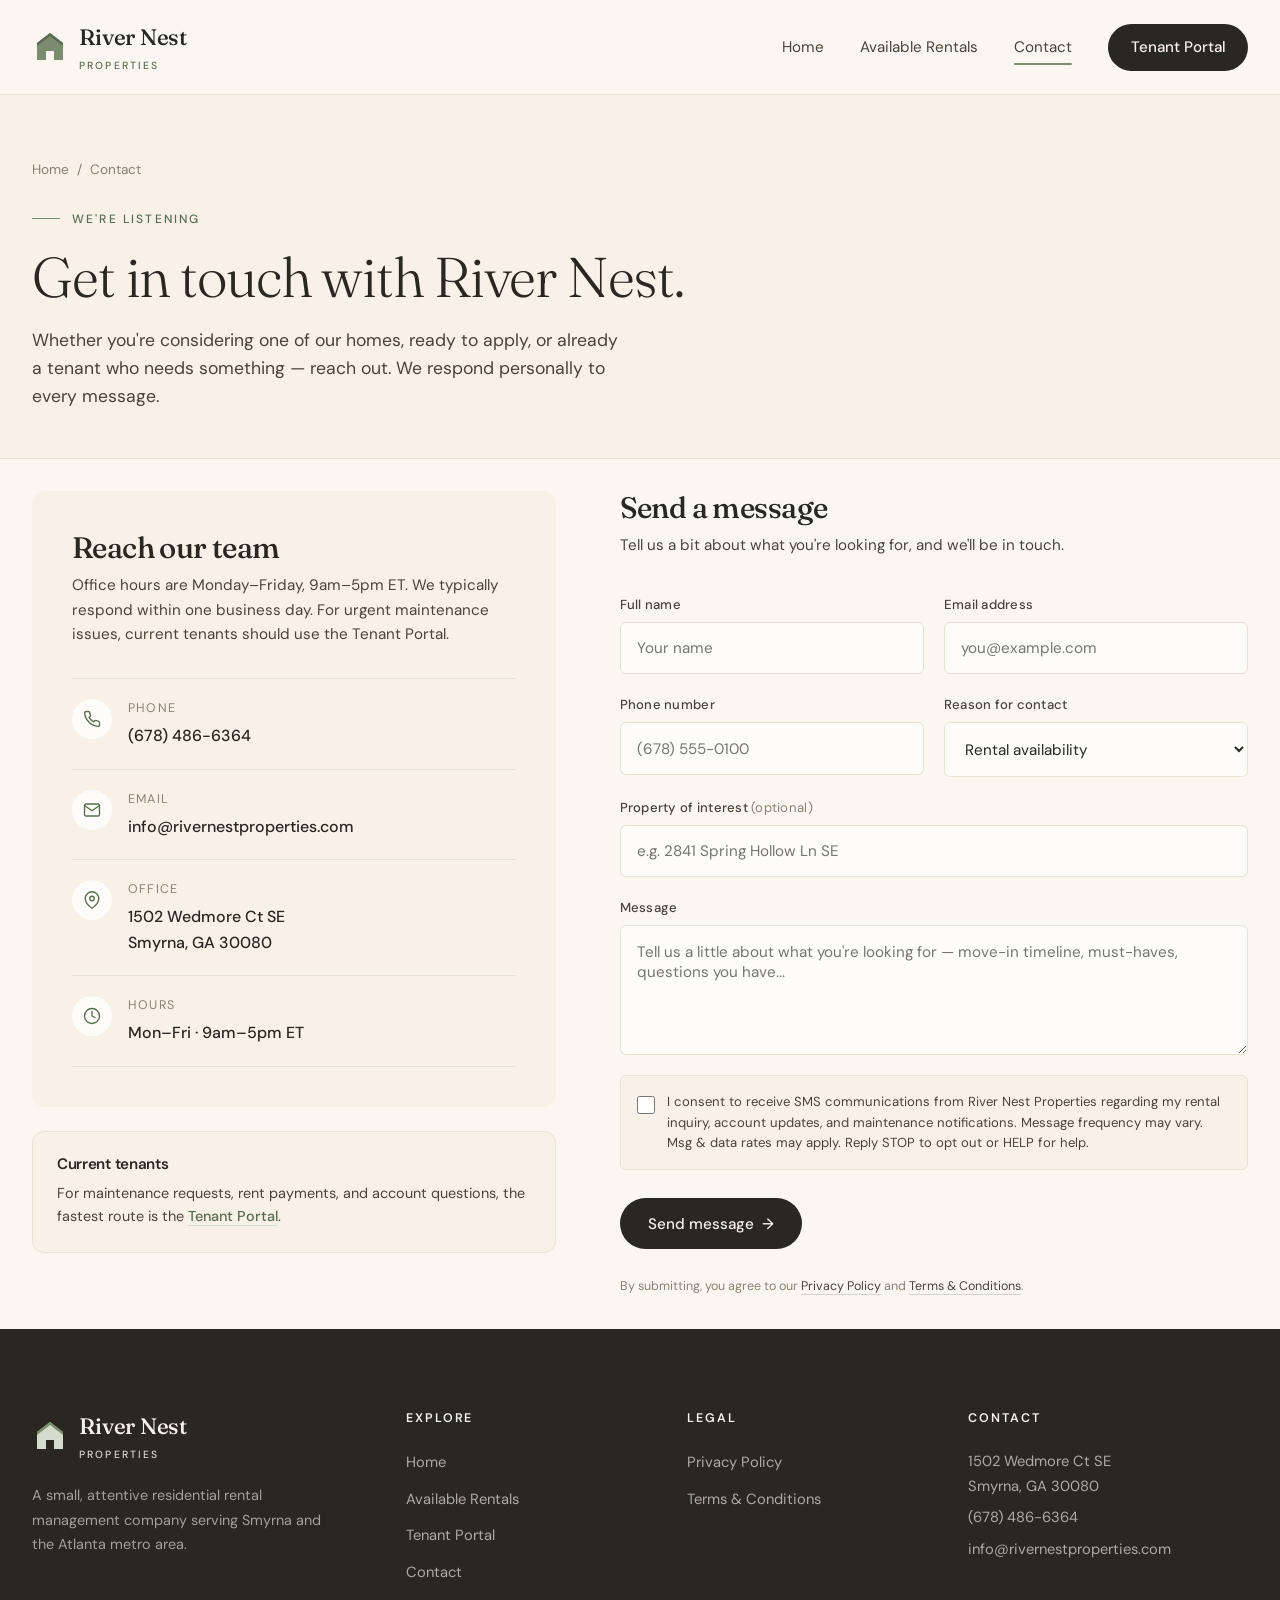
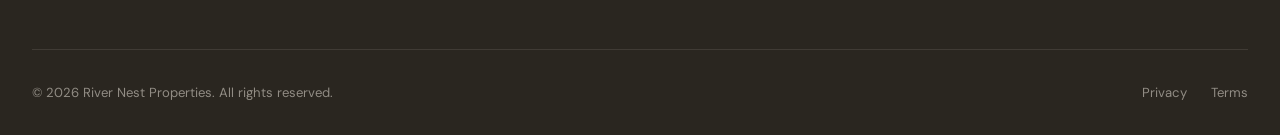
<file: contact.html>
<!DOCTYPE html>
<html lang="en">
<head>
<meta charset="UTF-8" />
<meta name="viewport" content="width=device-width, initial-scale=1.0" />
<meta name="description" content="Contact River Nest Properties for rental inquiries, applications, or current tenant questions. Phone, email, and contact form available." />
<title>Contact — River Nest Properties</title>
<link rel="preconnect" href="https://fonts.googleapis.com">
<link rel="preconnect" href="https://fonts.gstatic.com" crossorigin>
<link rel="stylesheet" href="styles.css">
<link rel="icon" href="data:image/svg+xml,%3Csvg xmlns='http://www.w3.org/2000/svg' viewBox='0 0 36 36'%3E%3Cpath fill='%237a8b6f' d='M18 4 L31 14 L31 31 L22 31 L22 22 L14 22 L14 31 L5 31 L5 14 Z'/%3E%3C/svg%3E">
</head>
<body>

<header class="site-header">
  <div class="header-inner">
    <a href="index.html" class="logo">
      <svg class="logo-mark" viewBox="0 0 36 36" fill="none">
        <path d="M18 4 L31 14 L31 31 L22 31 L22 22 L14 22 L14 31 L5 31 L5 14 Z" fill="#7a8b6f"/>
        <path d="M18 4 L31 14 L31 17 L18 7 L5 17 L5 14 Z" fill="#5a6b51"/>
      </svg>
      <span class="logo-text">River Nest<small>Properties</small></span>
    </a>
    <button class="menu-toggle" aria-label="Toggle menu"><span></span><span></span><span></span></button>
    <nav class="nav">
      <a href="index.html">Home</a>
      <a href="rentals.html">Available Rentals</a>
      <a href="contact.html" class="active">Contact</a>
      <a href="portal.html" class="nav-portal">Tenant Portal</a>
    </nav>
  </div>
</header>

<main>

<section class="page-header">
  <div class="container">
    <div class="breadcrumb"><a href="index.html">Home</a> &nbsp;/&nbsp; Contact</div>
    <span class="eyebrow">We're listening</span>
    <h1>Get in touch with River Nest.</h1>
    <p>Whether you're considering one of our homes, ready to apply, or already a tenant who needs something — reach out. We respond personally to every message.</p>
  </div>
</section>

<section>
  <div class="container">
    <div class="contact-grid">
      <div>
        <div class="contact-info-card">
          <h3>Reach our team</h3>
          <p>Office hours are Monday–Friday, 9am–5pm ET. We typically respond within one business day. For urgent maintenance issues, current tenants should use the Tenant Portal.</p>

          <div class="contact-method">
            <div class="contact-icon">
              <svg width="18" height="18" viewBox="0 0 24 24" fill="none" stroke="currentColor" stroke-width="1.8" stroke-linecap="round" stroke-linejoin="round"><path d="M22 16.92v3a2 2 0 01-2.18 2 19.79 19.79 0 01-8.63-3.07 19.5 19.5 0 01-6-6 19.79 19.79 0 01-3.07-8.67A2 2 0 014.11 2h3a2 2 0 012 1.72 12.84 12.84 0 00.7 2.81 2 2 0 01-.45 2.11L8.09 9.91a16 16 0 006 6l1.27-1.27a2 2 0 012.11-.45 12.84 12.84 0 002.81.7A2 2 0 0122 16.92z"/></svg>
            </div>
            <div>
              <div class="contact-method-label">Phone</div>
              <div class="contact-method-value"><a href="tel:+16784866364">(678) 486-6364</a></div>
            </div>
          </div>

          <div class="contact-method">
            <div class="contact-icon">
              <svg width="18" height="18" viewBox="0 0 24 24" fill="none" stroke="currentColor" stroke-width="1.8" stroke-linecap="round" stroke-linejoin="round"><path d="M4 4h16c1.1 0 2 .9 2 2v12c0 1.1-.9 2-2 2H4c-1.1 0-2-.9-2-2V6c0-1.1.9-2 2-2z"/><polyline points="22,6 12,13 2,6"/></svg>
            </div>
            <div>
              <div class="contact-method-label">Email</div>
              <div class="contact-method-value"><a href="mailto:info@rivernestproperties.com">info@rivernestproperties.com</a></div>
            </div>
          </div>

          <div class="contact-method">
            <div class="contact-icon">
              <svg width="18" height="18" viewBox="0 0 24 24" fill="none" stroke="currentColor" stroke-width="1.8" stroke-linecap="round" stroke-linejoin="round"><path d="M21 10c0 7-9 13-9 13s-9-6-9-13a9 9 0 0118 0z"/><circle cx="12" cy="10" r="3"/></svg>
            </div>
            <div>
              <div class="contact-method-label">Office</div>
              <div class="contact-method-value">1502 Wedmore Ct SE<br>Smyrna, GA 30080</div>
            </div>
          </div>

          <div class="contact-method">
            <div class="contact-icon">
              <svg width="18" height="18" viewBox="0 0 24 24" fill="none" stroke="currentColor" stroke-width="1.8" stroke-linecap="round" stroke-linejoin="round"><circle cx="12" cy="12" r="10"/><polyline points="12 6 12 12 16 14"/></svg>
            </div>
            <div>
              <div class="contact-method-label">Hours</div>
              <div class="contact-method-value">Mon–Fri · 9am–5pm ET</div>
            </div>
          </div>
        </div>

        <div style="margin-top: 1.5rem; padding: 1.5rem; background: var(--cream); border-radius: var(--radius); border: 1px solid var(--line);">
          <h4 style="font-family: var(--font-body); font-weight: 600; font-size: 0.95rem; margin-bottom: 0.5rem; color: var(--ink);">Current tenants</h4>
          <p style="font-size: 0.9rem; margin: 0;">For maintenance requests, rent payments, and account questions, the fastest route is the <a href="portal.html" style="color: var(--sage-deep); border-bottom: 1px solid var(--sage-soft); font-weight: 500;">Tenant Portal</a>.</p>
        </div>
      </div>

      <form data-form>
        <div style="margin-bottom: 1rem;">
          <h3 style="margin-bottom: 0.5rem;">Send a message</h3>
          <p style="font-size: 0.95rem; color: var(--ink-soft);">Tell us a bit about what you're looking for, and we'll be in touch.</p>
        </div>

        <div class="form-row">
          <div class="form-field">
            <label for="name">Full name</label>
            <input type="text" id="name" name="name" required placeholder="Your name">
          </div>
          <div class="form-field">
            <label for="email">Email address</label>
            <input type="email" id="email" name="email" required placeholder="you@example.com">
          </div>
        </div>

        <div class="form-row">
          <div class="form-field">
            <label for="phone">Phone number</label>
            <input type="tel" id="phone" name="phone" placeholder="(678) 555-0100">
          </div>
          <div class="form-field">
            <label for="subject">Reason for contact</label>
            <select id="subject" name="subject">
              <option>Rental availability</option>
              <option>Schedule a showing</option>
              <option>Application question</option>
              <option>Current tenant — general</option>
              <option>Other</option>
            </select>
          </div>
        </div>

        <div class="form-field">
          <label for="property">Property of interest <span style="color:var(--stone);font-weight:400">(optional)</span></label>
          <input type="text" id="property" name="property" placeholder="e.g. 2841 Spring Hollow Ln SE">
        </div>

        <div class="form-field">
          <label for="message">Message</label>
          <textarea id="message" name="message" required placeholder="Tell us a little about what you're looking for — move-in timeline, must-haves, questions you have..."></textarea>
        </div>

        <div class="consent-row">
          <input type="checkbox" id="sms_consent" name="sms_consent">
          <label for="sms_consent">I consent to receive SMS communications from River Nest Properties regarding my rental inquiry, account updates, and maintenance notifications. Message frequency may vary. Msg &amp; data rates may apply. Reply STOP to opt out or HELP for help.</label>
        </div>

        <button type="submit" class="btn btn-primary form-submit">Send message <span class="arrow">→</span></button>

        <p style="font-size: 0.78rem; color: var(--stone); margin-top: 0.5rem;">By submitting, you agree to our <a href="privacy.html" style="border-bottom: 1px solid var(--stone-light); color: var(--ink-soft);">Privacy Policy</a> and <a href="terms.html" style="border-bottom: 1px solid var(--stone-light); color: var(--ink-soft);">Terms &amp; Conditions</a>.</p>
      </form>
    </div>
  </div>
</section>

</main>

<footer class="site-footer">
  <div class="container">
    <div class="footer-grid">
      <div class="footer-brand">
        <a href="index.html" class="logo">
          <svg class="logo-mark" viewBox="0 0 36 36" fill="none">
            <path d="M18 4 L31 14 L31 31 L22 31 L22 22 L14 22 L14 31 L5 31 L5 14 Z" fill="#d6dccd"/>
            <path d="M18 4 L31 14 L31 17 L18 7 L5 17 L5 14 Z" fill="#7a8b6f"/>
          </svg>
          <span class="logo-text">River Nest<small>Properties</small></span>
        </a>
        <p>A small, attentive residential rental management company serving Smyrna and the Atlanta metro area.</p>
      </div>
      <div class="footer-col">
        <h5>Explore</h5>
        <ul>
          <li><a href="index.html">Home</a></li>
          <li><a href="rentals.html">Available Rentals</a></li>
          <li><a href="portal.html">Tenant Portal</a></li>
          <li><a href="contact.html">Contact</a></li>
        </ul>
      </div>
      <div class="footer-col">
        <h5>Legal</h5>
        <ul>
          <li><a href="privacy.html">Privacy Policy</a></li>
          <li><a href="terms.html">Terms &amp; Conditions</a></li>
        </ul>
      </div>
      <div class="footer-col">
        <h5>Contact</h5>
        <address>
          1502 Wedmore Ct SE<br>
          Smyrna, GA 30080
          <a href="tel:+16784866364">(678) 486-6364</a>
          <a href="mailto:info@rivernestproperties.com">info@rivernestproperties.com</a>
        </address>
      </div>
    </div>
    <div class="footer-bottom">
      <div>© 2026 River Nest Properties. All rights reserved.</div>
      <div class="footer-bottom-links">
        <a href="privacy.html">Privacy</a>
        <a href="terms.html">Terms</a>
      </div>
    </div>
  </div>
</footer>

<script src="script.js"></script>
</body>
</html>
</file>
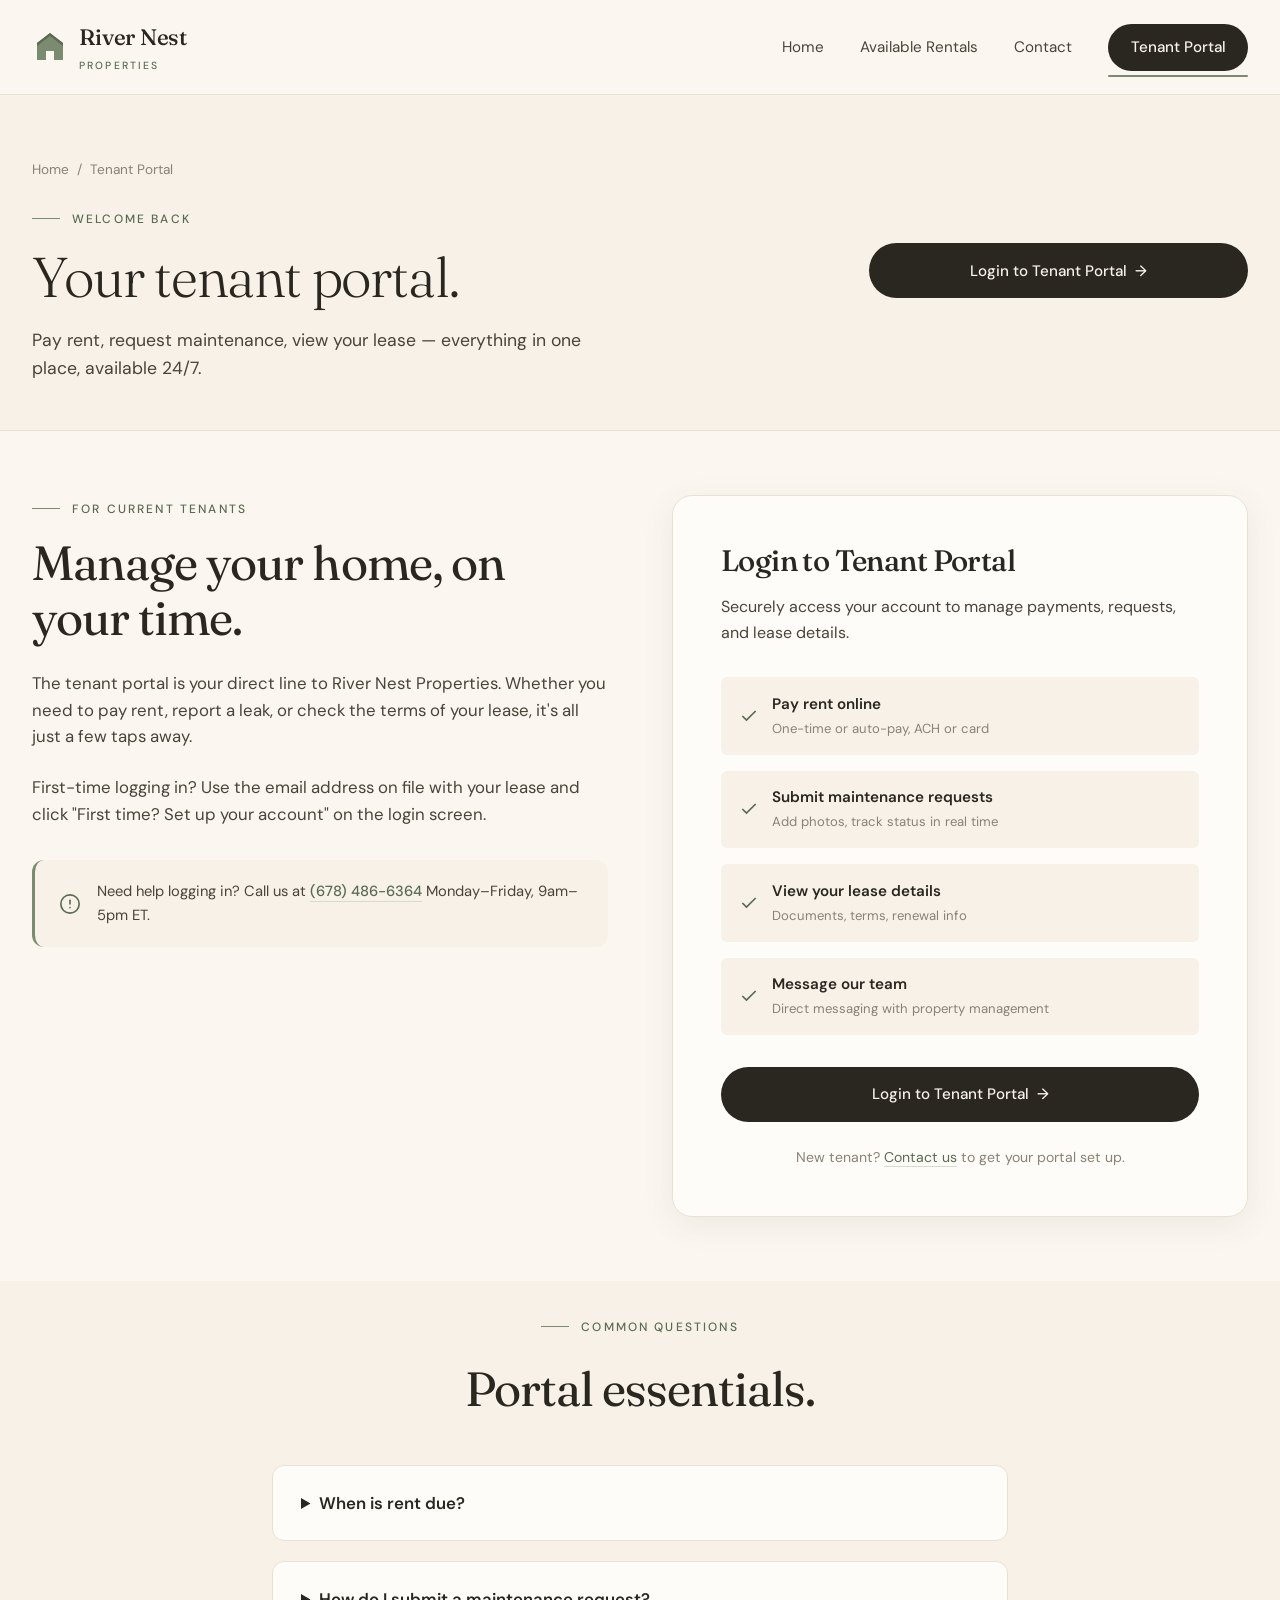
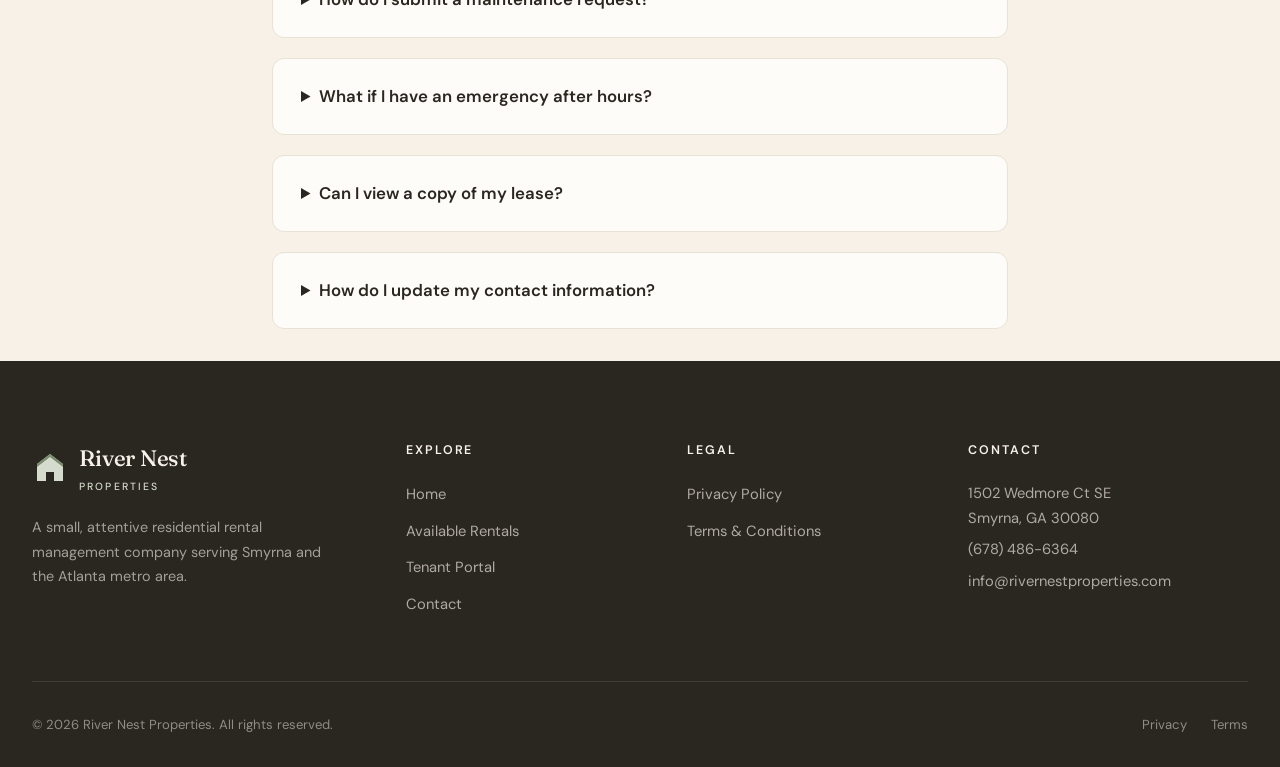
<file: portal.html>
<!DOCTYPE html>
<html lang="en">
<head>
<meta charset="UTF-8" />
<meta name="viewport" content="width=device-width, initial-scale=1.0" />
<meta name="description" content="Access your River Nest Properties tenant portal to pay rent, submit maintenance requests, and manage your lease." />
<title>Tenant Portal — River Nest Properties</title>
<link rel="preconnect" href="https://fonts.googleapis.com">
<link rel="preconnect" href="https://fonts.gstatic.com" crossorigin>
<link rel="stylesheet" href="styles.css">
<link rel="icon" href="data:image/svg+xml,%3Csvg xmlns='http://www.w3.org/2000/svg' viewBox='0 0 36 36'%3E%3Cpath fill='%237a8b6f' d='M18 4 L31 14 L31 31 L22 31 L22 22 L14 22 L14 31 L5 31 L5 14 Z'/%3E%3C/svg%3E">
</head>
<body>

<header class="site-header">
  <div class="header-inner">
    <a href="index.html" class="logo">
      <svg class="logo-mark" viewBox="0 0 36 36" fill="none">
        <path d="M18 4 L31 14 L31 31 L22 31 L22 22 L14 22 L14 31 L5 31 L5 14 Z" fill="#7a8b6f"/>
        <path d="M18 4 L31 14 L31 17 L18 7 L5 17 L5 14 Z" fill="#5a6b51"/>
      </svg>
      <span class="logo-text">River Nest<small>Properties</small></span>
    </a>
    <button class="menu-toggle" aria-label="Toggle menu"><span></span><span></span><span></span></button>
    <nav class="nav">
      <a href="index.html">Home</a>
      <a href="rentals.html">Available Rentals</a>
      <a href="contact.html">Contact</a>
      <a href="portal.html" class="nav-portal active">Tenant Portal</a>
    </nav>
  </div>
</header>

<main>

<section class="page-header">
  <div class="container tenant-container">
    <div>
      <div class="breadcrumb"><a href="index.html">Home</a> &nbsp;/&nbsp; Tenant Portal</div>
      <span class="eyebrow">Welcome Back</span>
      <h1>Your tenant portal.</h1>
      <p>Pay rent, request maintenance, view your lease — everything in one place, available 24/7.</p>
    </div>
      <div>
        <a target="_blank" href="https://rivernestproperties.managebuilding.com/Resident/portal/login" class="btn btn-primary" style="width: 100%; justify-content: center;">Login to Tenant Portal <span class="arrow">→</span></a>
      </div>
  </div>
</section>

<section>
  <div class="container">
    <div class="portal-hero">
      <div>
        <span class="eyebrow">For Current Tenants</span>
        <h2 style="margin-bottom: 1.5rem;">Manage your home, on your time.</h2>
        <p style="font-size: 1.05rem; margin-bottom: 1.5rem;">The tenant portal is your direct line to River Nest Properties. Whether you need to pay rent, report a leak, or check the terms of your lease, it's all just a few taps away.</p>
        <p style="font-size: 1.05rem;">First-time logging in? Use the email address on file with your lease and click "First time? Set up your account" on the login screen.</p>

        <div style="display: flex; gap: 1rem; align-items: center; margin-top: 2rem; padding: 1.25rem 1.5rem; background: var(--cream); border-radius: var(--radius); border-left: 3px solid var(--sage);">
          <svg width="22" height="22" viewBox="0 0 24 24" fill="none" stroke="#5a6b51" stroke-width="1.8" stroke-linecap="round" stroke-linejoin="round" style="flex-shrink:0"><circle cx="12" cy="12" r="10"/><line x1="12" y1="8" x2="12" y2="12"/><line x1="12" y1="16" x2="12.01" y2="16"/></svg>
          <p style="font-size: 0.92rem; margin: 0; color: var(--ink-soft);">Need help logging in? Call us at <a href="tel:+16784866364" style="color:var(--sage-deep);font-weight:500;border-bottom:1px solid var(--sage-soft)">(678) 486-6364</a> Monday–Friday, 9am–5pm ET.</p>
        </div>
      </div>

      <div class="portal-card">
        <h3>Login to Tenant Portal</h3>
        <p>Securely access your account to manage payments, requests, and lease details.</p>

        <div class="portal-features">
          <div class="portal-feature">
            <svg class="portal-feature-check" width="20" height="20" viewBox="0 0 24 24" fill="none" stroke="currentColor" stroke-width="2"><path d="M20 6L9 17l-5-5"/></svg>
            <div class="portal-feature-text">
              <strong>Pay rent online</strong>
              <small>One-time or auto-pay, ACH or card</small>
            </div>
          </div>
          <div class="portal-feature">
            <svg class="portal-feature-check" width="20" height="20" viewBox="0 0 24 24" fill="none" stroke="currentColor" stroke-width="2"><path d="M20 6L9 17l-5-5"/></svg>
            <div class="portal-feature-text">
              <strong>Submit maintenance requests</strong>
              <small>Add photos, track status in real time</small>
            </div>
          </div>
          <div class="portal-feature">
            <svg class="portal-feature-check" width="20" height="20" viewBox="0 0 24 24" fill="none" stroke="currentColor" stroke-width="2"><path d="M20 6L9 17l-5-5"/></svg>
            <div class="portal-feature-text">
              <strong>View your lease details</strong>
              <small>Documents, terms, renewal info</small>
            </div>
          </div>
          <div class="portal-feature">
            <svg class="portal-feature-check" width="20" height="20" viewBox="0 0 24 24" fill="none" stroke="currentColor" stroke-width="2"><path d="M20 6L9 17l-5-5"/></svg>
            <div class="portal-feature-text">
              <strong>Message our team</strong>
              <small>Direct messaging with property management</small>
            </div>
          </div>
        </div>

        <a target="_blank" href="https://rivernestproperties.managebuilding.com/Resident/portal/login" class="btn btn-primary" style="width: 100%; justify-content: center;">Login to Tenant Portal <span class="arrow">→</span></a>

        <div class="portal-help">
          New tenant? <a href="contact.html">Contact us</a> to get your portal set up.
        </div>
      </div>
    </div>
  </div>
</section>

<!-- FAQ section -->
<section style="background: var(--cream);">
  <div class="container-narrow">
    <div style="text-align: center; margin-bottom: 3rem;">
      <span class="eyebrow">Common Questions</span>
      <h2 style="margin-top: 0.5rem;">Portal essentials.</h2>
    </div>

    <div style="display: grid; gap: 1.25rem;">
      <details style="background: var(--paper); border-radius: var(--radius); padding: 1.5rem 1.75rem; border: 1px solid var(--line);">
        <summary style="font-weight: 600; cursor: pointer; font-size: 1.05rem;">When is rent due?</summary>
        <p style="margin-top: 1rem; font-size: 0.95rem;">Rent is due on the 1st of each month. A grace period through the 5th is provided. After the 5th, late fees apply per the terms of your lease. You can set up auto-pay through the portal to avoid late charges.</p>
      </details>

      <details style="background: var(--paper); border-radius: var(--radius); padding: 1.5rem 1.75rem; border: 1px solid var(--line);">
        <summary style="font-weight: 600; cursor: pointer; font-size: 1.05rem;">How do I submit a maintenance request?</summary>
        <p style="margin-top: 1rem; font-size: 0.95rem;">Log in to the portal and select "Maintenance" from the menu. Describe the issue, attach photos if helpful, and submit. You'll receive an SMS or email confirmation, and we'll follow up within one business day to schedule service.</p>
      </details>

      <details style="background: var(--paper); border-radius: var(--radius); padding: 1.5rem 1.75rem; border: 1px solid var(--line);">
        <summary style="font-weight: 600; cursor: pointer; font-size: 1.05rem;">What if I have an emergency after hours?</summary>
        <p style="margin-top: 1rem; font-size: 0.95rem;">For genuine emergencies — water leaks, no heat in winter, no AC in extreme heat, electrical issues, lockouts — call our emergency line at (678) 486-6364 and follow the prompts. For all other issues, please use the portal.</p>
      </details>

      <details style="background: var(--paper); border-radius: var(--radius); padding: 1.5rem 1.75rem; border: 1px solid var(--line);">
        <summary style="font-weight: 600; cursor: pointer; font-size: 1.05rem;">Can I view a copy of my lease?</summary>
        <p style="margin-top: 1rem; font-size: 0.95rem;">Yes. Once logged in, your full lease and any addenda are available under "Documents." You can download a PDF copy at any time.</p>
      </details>

      <details style="background: var(--paper); border-radius: var(--radius); padding: 1.5rem 1.75rem; border: 1px solid var(--line);">
        <summary style="font-weight: 600; cursor: pointer; font-size: 1.05rem;">How do I update my contact information?</summary>
        <p style="margin-top: 1rem; font-size: 0.95rem;">Inside the portal, go to "Account" then "Profile" to update your phone, email, and emergency contacts. Keeping this information current helps us reach you about important property matters.</p>
      </details>
    </div>
  </div>
</section>

</main>

<footer class="site-footer">
  <div class="container">
    <div class="footer-grid">
      <div class="footer-brand">
        <a href="index.html" class="logo">
          <svg class="logo-mark" viewBox="0 0 36 36" fill="none">
            <path d="M18 4 L31 14 L31 31 L22 31 L22 22 L14 22 L14 31 L5 31 L5 14 Z" fill="#d6dccd"/>
            <path d="M18 4 L31 14 L31 17 L18 7 L5 17 L5 14 Z" fill="#7a8b6f"/>
          </svg>
          <span class="logo-text">River Nest<small>Properties</small></span>
        </a>
        <p>A small, attentive residential rental management company serving Smyrna and the Atlanta metro area.</p>
      </div>
      <div class="footer-col">
        <h5>Explore</h5>
        <ul>
          <li><a href="index.html">Home</a></li>
          <li><a href="rentals.html">Available Rentals</a></li>
          <li><a href="portal.html">Tenant Portal</a></li>
          <li><a href="contact.html">Contact</a></li>
        </ul>
      </div>
      <div class="footer-col">
        <h5>Legal</h5>
        <ul>
          <li><a href="privacy.html">Privacy Policy</a></li>
          <li><a href="terms.html">Terms &amp; Conditions</a></li>
        </ul>
      </div>
      <div class="footer-col">
        <h5>Contact</h5>
        <address>
          1502 Wedmore Ct SE<br>
          Smyrna, GA 30080
          <a href="tel:+16784866364">(678) 486-6364</a>
          <a href="mailto:info@rivernestproperties.com">info@rivernestproperties.com</a>
        </address>
      </div>
    </div>
    <div class="footer-bottom">
      <div>© 2026 River Nest Properties. All rights reserved.</div>
      <div class="footer-bottom-links">
        <a href="privacy.html">Privacy</a>
        <a href="terms.html">Terms</a>
      </div>
    </div>
  </div>
</footer>

<script src="script.js"></script>
</body>
</html>
</file>
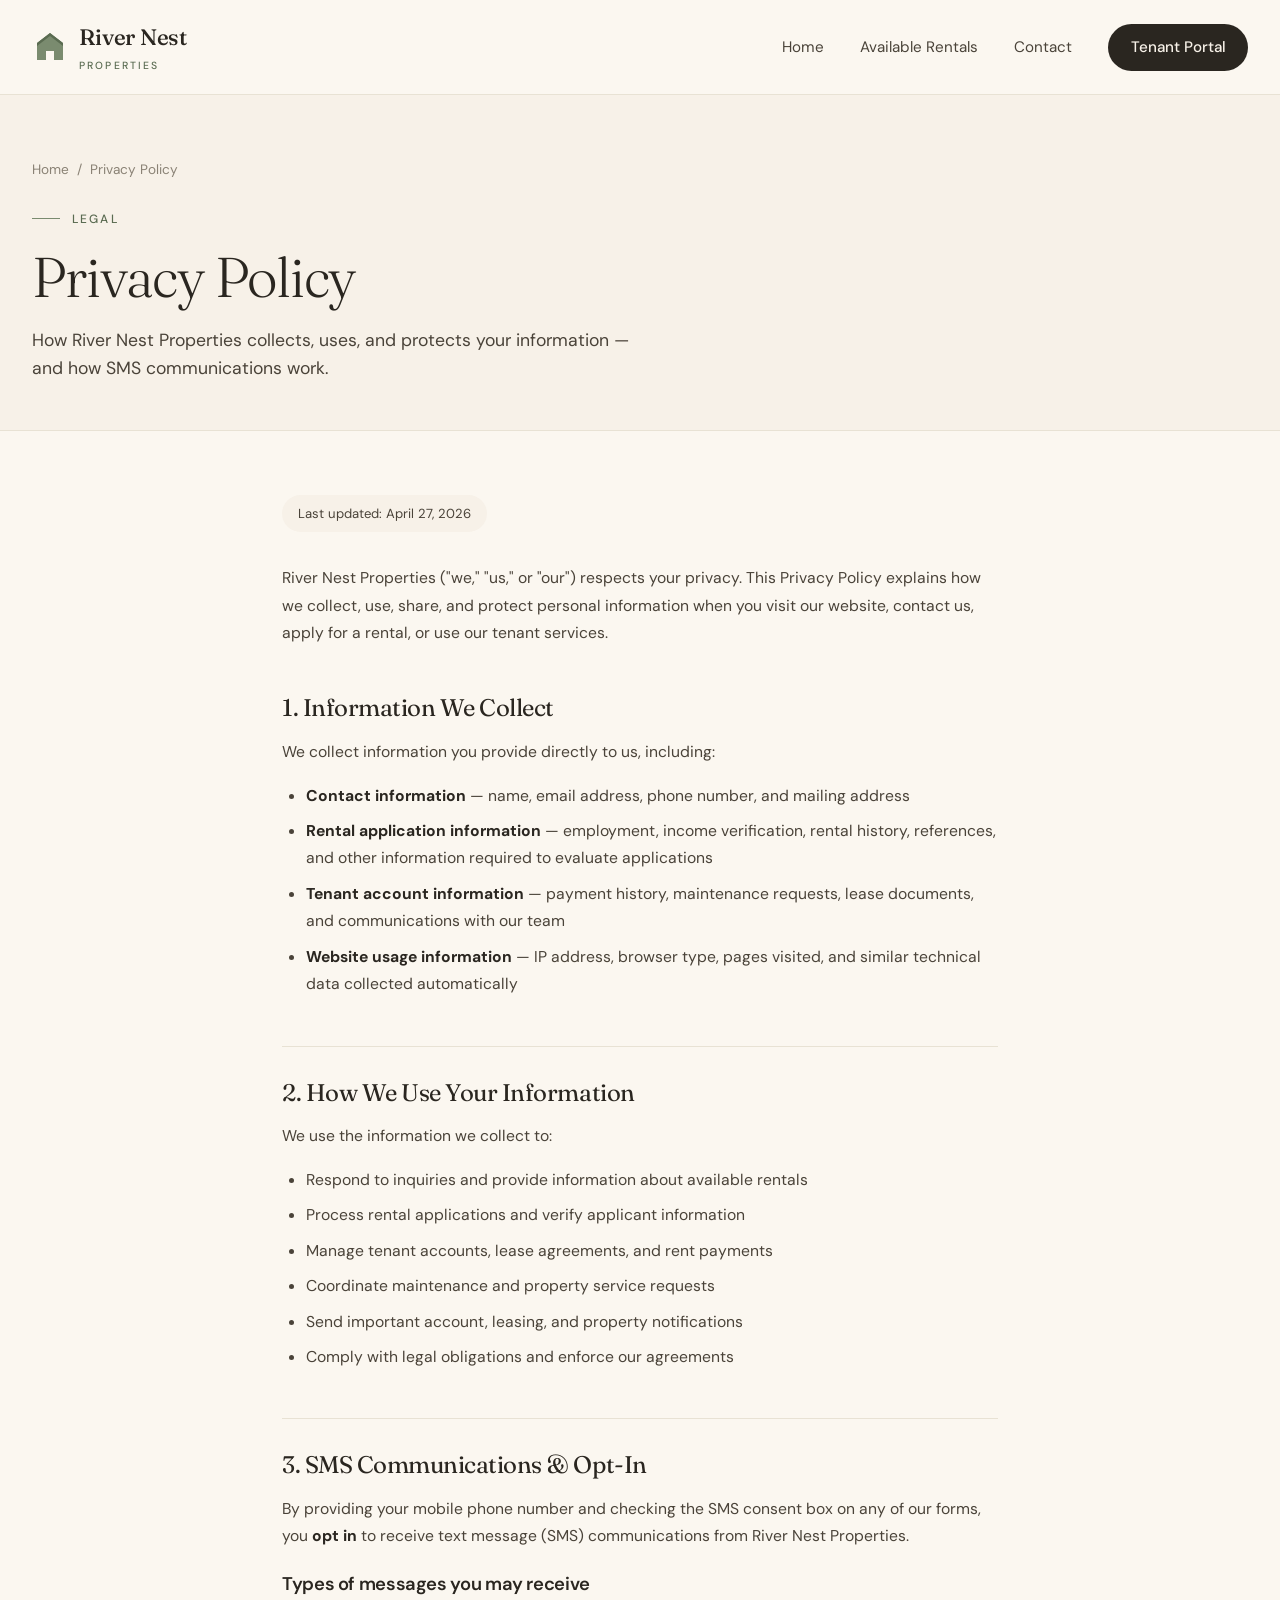
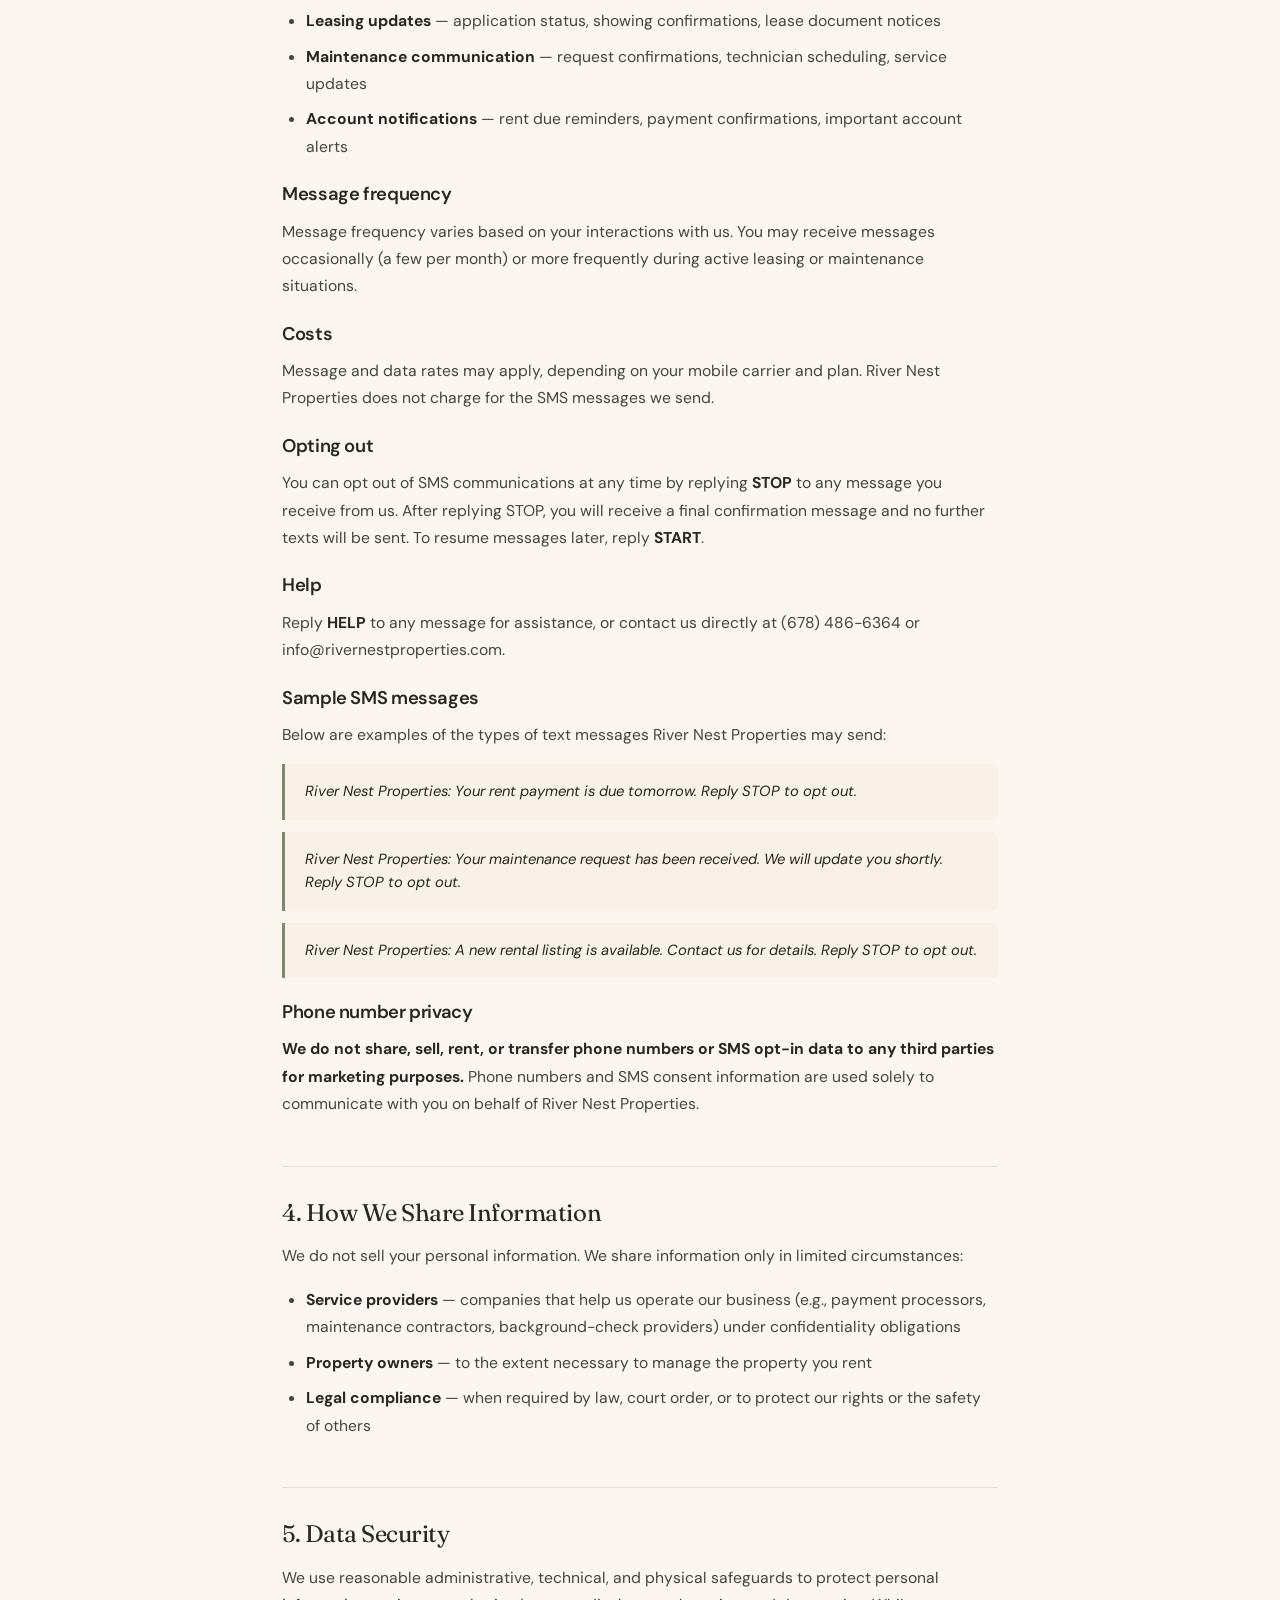
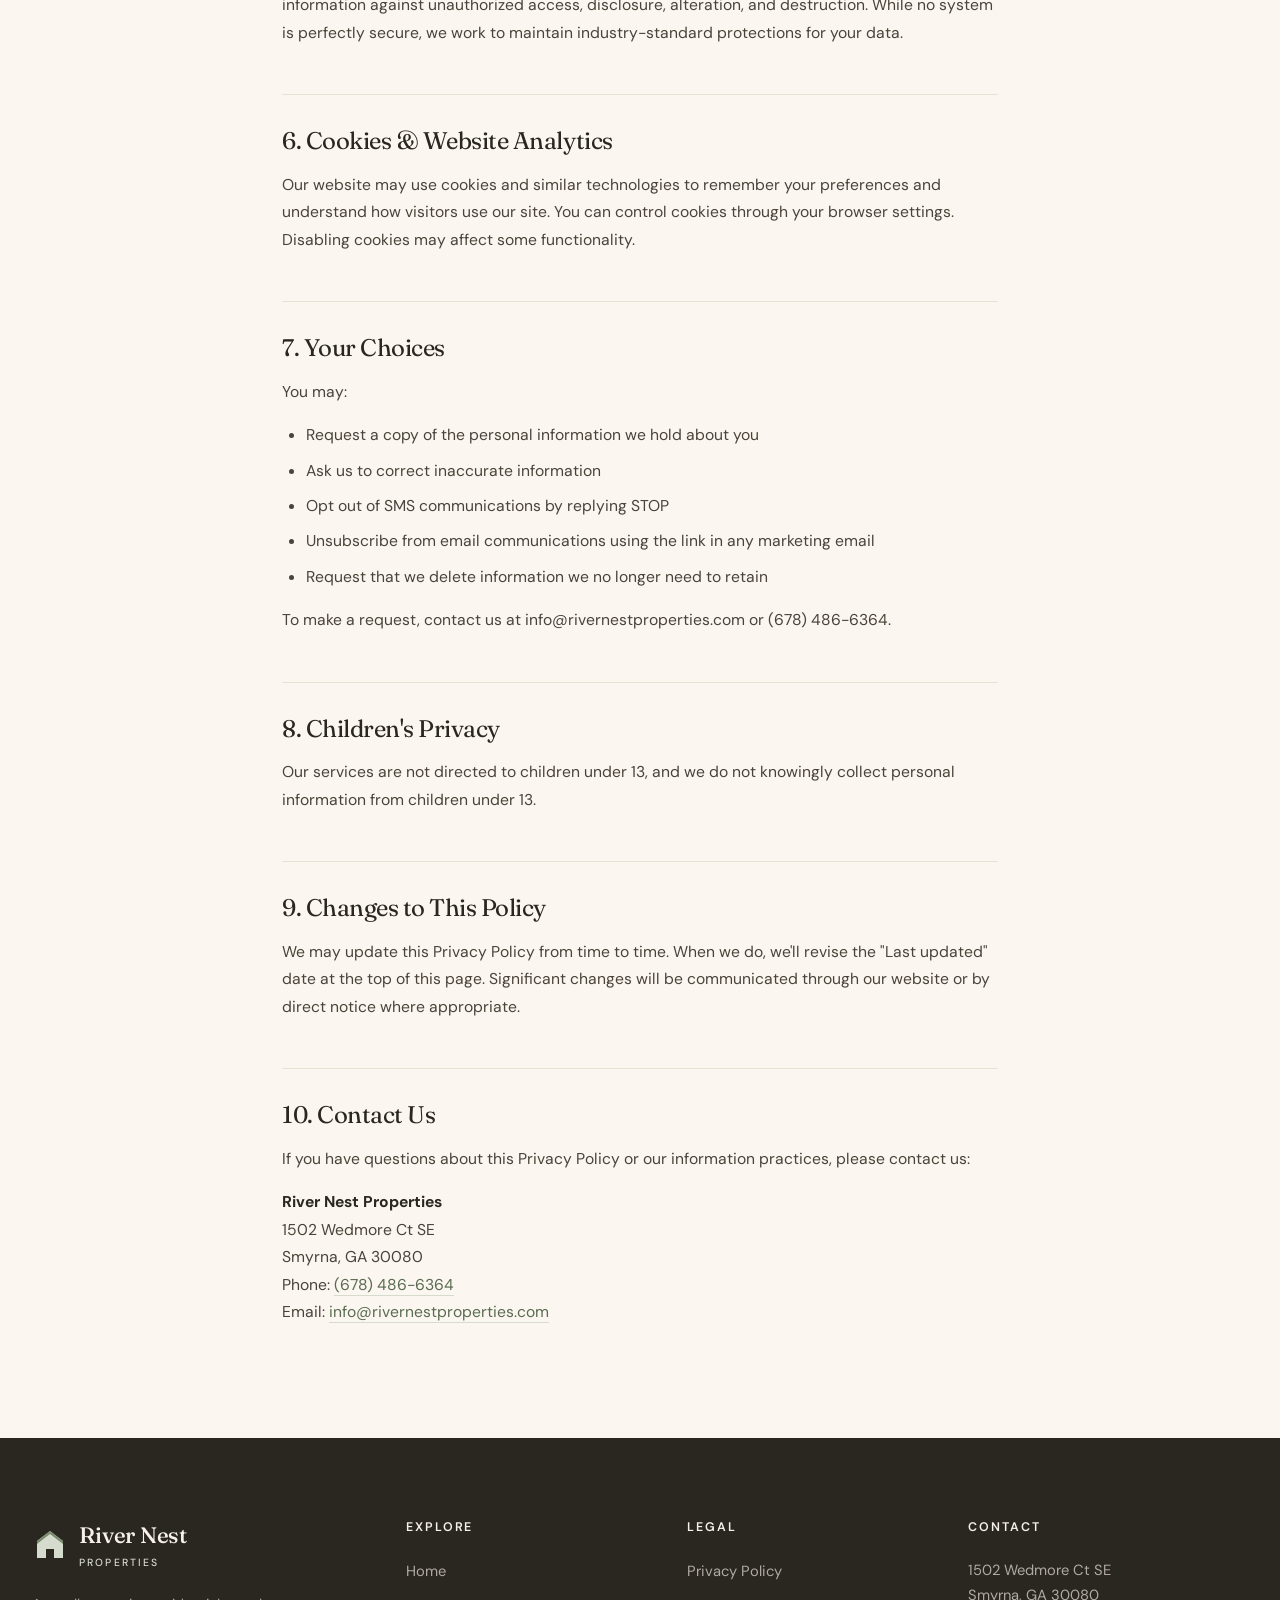
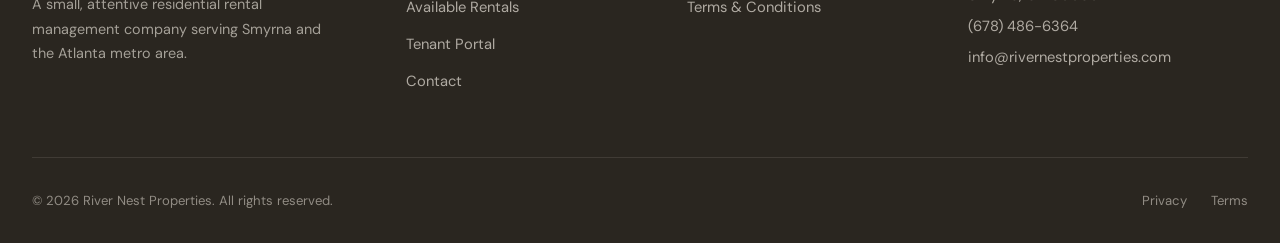
<file: privacy.html>
<!DOCTYPE html>
<html lang="en">
<head>
<meta charset="UTF-8" />
<meta name="viewport" content="width=device-width, initial-scale=1.0" />
<meta name="description" content="River Nest Properties Privacy Policy — including SMS communication terms, opt-in disclosures, and information handling practices." />
<title>Privacy Policy — River Nest Properties</title>
<link rel="preconnect" href="https://fonts.googleapis.com">
<link rel="preconnect" href="https://fonts.gstatic.com" crossorigin>
<link rel="stylesheet" href="styles.css">
<link rel="icon" href="data:image/svg+xml,%3Csvg xmlns='http://www.w3.org/2000/svg' viewBox='0 0 36 36'%3E%3Cpath fill='%237a8b6f' d='M18 4 L31 14 L31 31 L22 31 L22 22 L14 22 L14 31 L5 31 L5 14 Z'/%3E%3C/svg%3E">
</head>
<body>

<header class="site-header">
  <div class="header-inner">
    <a href="index.html" class="logo">
      <svg class="logo-mark" viewBox="0 0 36 36" fill="none">
        <path d="M18 4 L31 14 L31 31 L22 31 L22 22 L14 22 L14 31 L5 31 L5 14 Z" fill="#7a8b6f"/>
        <path d="M18 4 L31 14 L31 17 L18 7 L5 17 L5 14 Z" fill="#5a6b51"/>
      </svg>
      <span class="logo-text">River Nest<small>Properties</small></span>
    </a>
    <button class="menu-toggle" aria-label="Toggle menu"><span></span><span></span><span></span></button>
    <nav class="nav">
      <a href="index.html">Home</a>
      <a href="rentals.html">Available Rentals</a>
      <a href="contact.html">Contact</a>
      <a href="portal.html" class="nav-portal">Tenant Portal</a>
    </nav>
  </div>
</header>

<main>

<section class="page-header">
  <div class="container">
    <div class="breadcrumb"><a href="index.html">Home</a> &nbsp;/&nbsp; Privacy Policy</div>
    <span class="eyebrow">Legal</span>
    <h1>Privacy Policy</h1>
    <p>How River Nest Properties collects, uses, and protects your information — and how SMS communications work.</p>
  </div>
</section>

<div class="legal-content">

  <span class="last-updated">Last updated: April 27, 2026</span>

  <p>River Nest Properties ("we," "us," or "our") respects your privacy. This Privacy Policy explains how we collect, use, share, and protect personal information when you visit our website, contact us, apply for a rental, or use our tenant services.</p>

  <h2>1. Information We Collect</h2>
  <p>We collect information you provide directly to us, including:</p>
  <ul>
    <li><strong>Contact information</strong> — name, email address, phone number, and mailing address</li>
    <li><strong>Rental application information</strong> — employment, income verification, rental history, references, and other information required to evaluate applications</li>
    <li><strong>Tenant account information</strong> — payment history, maintenance requests, lease documents, and communications with our team</li>
    <li><strong>Website usage information</strong> — IP address, browser type, pages visited, and similar technical data collected automatically</li>
  </ul>

  <h2>2. How We Use Your Information</h2>
  <p>We use the information we collect to:</p>
  <ul>
    <li>Respond to inquiries and provide information about available rentals</li>
    <li>Process rental applications and verify applicant information</li>
    <li>Manage tenant accounts, lease agreements, and rent payments</li>
    <li>Coordinate maintenance and property service requests</li>
    <li>Send important account, leasing, and property notifications</li>
    <li>Comply with legal obligations and enforce our agreements</li>
  </ul>

  <h2>3. SMS Communications &amp; Opt-In</h2>
  <p>By providing your mobile phone number and checking the SMS consent box on any of our forms, you <strong>opt in</strong> to receive text message (SMS) communications from River Nest Properties.</p>

  <h3>Types of messages you may receive</h3>
  <ul>
    <li><strong>Leasing updates</strong> — application status, showing confirmations, lease document notices</li>
    <li><strong>Maintenance communication</strong> — request confirmations, technician scheduling, service updates</li>
    <li><strong>Account notifications</strong> — rent due reminders, payment confirmations, important account alerts</li>
  </ul>

  <h3>Message frequency</h3>
  <p>Message frequency varies based on your interactions with us. You may receive messages occasionally (a few per month) or more frequently during active leasing or maintenance situations.</p>

  <h3>Costs</h3>
  <p>Message and data rates may apply, depending on your mobile carrier and plan. River Nest Properties does not charge for the SMS messages we send.</p>

  <h3>Opting out</h3>
  <p>You can opt out of SMS communications at any time by replying <strong>STOP</strong> to any message you receive from us. After replying STOP, you will receive a final confirmation message and no further texts will be sent. To resume messages later, reply <strong>START</strong>.</p>

  <h3>Help</h3>
  <p>Reply <strong>HELP</strong> to any message for assistance, or contact us directly at (678) 486-6364 or info@rivernestproperties.com.</p>

  <h3>Sample SMS messages</h3>
  <p>Below are examples of the types of text messages River Nest Properties may send:</p>
  <div class="sample-msg">River Nest Properties: Your rent payment is due tomorrow. Reply STOP to opt out.</div>
  <div class="sample-msg">River Nest Properties: Your maintenance request has been received. We will update you shortly. Reply STOP to opt out.</div>
  <div class="sample-msg">River Nest Properties: A new rental listing is available. Contact us for details. Reply STOP to opt out.</div>

  <h3>Phone number privacy</h3>
  <p><strong>We do not share, sell, rent, or transfer phone numbers or SMS opt-in data to any third parties for marketing purposes.</strong> Phone numbers and SMS consent information are used solely to communicate with you on behalf of River Nest Properties.</p>

  <h2>4. How We Share Information</h2>
  <p>We do not sell your personal information. We share information only in limited circumstances:</p>
  <ul>
    <li><strong>Service providers</strong> — companies that help us operate our business (e.g., payment processors, maintenance contractors, background-check providers) under confidentiality obligations</li>
    <li><strong>Property owners</strong> — to the extent necessary to manage the property you rent</li>
    <li><strong>Legal compliance</strong> — when required by law, court order, or to protect our rights or the safety of others</li>
  </ul>

  <h2>5. Data Security</h2>
  <p>We use reasonable administrative, technical, and physical safeguards to protect personal information against unauthorized access, disclosure, alteration, and destruction. While no system is perfectly secure, we work to maintain industry-standard protections for your data.</p>

  <h2>6. Cookies &amp; Website Analytics</h2>
  <p>Our website may use cookies and similar technologies to remember your preferences and understand how visitors use our site. You can control cookies through your browser settings. Disabling cookies may affect some functionality.</p>

  <h2>7. Your Choices</h2>
  <p>You may:</p>
  <ul>
    <li>Request a copy of the personal information we hold about you</li>
    <li>Ask us to correct inaccurate information</li>
    <li>Opt out of SMS communications by replying STOP</li>
    <li>Unsubscribe from email communications using the link in any marketing email</li>
    <li>Request that we delete information we no longer need to retain</li>
  </ul>
  <p>To make a request, contact us at info@rivernestproperties.com or (678) 486-6364.</p>

  <h2>8. Children's Privacy</h2>
  <p>Our services are not directed to children under 13, and we do not knowingly collect personal information from children under 13.</p>

  <h2>9. Changes to This Policy</h2>
  <p>We may update this Privacy Policy from time to time. When we do, we'll revise the "Last updated" date at the top of this page. Significant changes will be communicated through our website or by direct notice where appropriate.</p>

  <h2>10. Contact Us</h2>
  <p>If you have questions about this Privacy Policy or our information practices, please contact us:</p>
  <p>
    <strong>River Nest Properties</strong><br>
    1502 Wedmore Ct SE<br>
    Smyrna, GA 30080<br>
    Phone: <a href="tel:+16784866364" style="color:var(--sage-deep);border-bottom:1px solid var(--sage-soft)">(678) 486-6364</a><br>
    Email: <a href="mailto:info@rivernestproperties.com" style="color:var(--sage-deep);border-bottom:1px solid var(--sage-soft)">info@rivernestproperties.com</a>
  </p>

</div>

</main>

<footer class="site-footer">
  <div class="container">
    <div class="footer-grid">
      <div class="footer-brand">
        <a href="index.html" class="logo">
          <svg class="logo-mark" viewBox="0 0 36 36" fill="none">
            <path d="M18 4 L31 14 L31 31 L22 31 L22 22 L14 22 L14 31 L5 31 L5 14 Z" fill="#d6dccd"/>
            <path d="M18 4 L31 14 L31 17 L18 7 L5 17 L5 14 Z" fill="#7a8b6f"/>
          </svg>
          <span class="logo-text">River Nest<small>Properties</small></span>
        </a>
        <p>A small, attentive residential rental management company serving Smyrna and the Atlanta metro area.</p>
      </div>
      <div class="footer-col">
        <h5>Explore</h5>
        <ul>
          <li><a href="index.html">Home</a></li>
          <li><a href="rentals.html">Available Rentals</a></li>
          <li><a href="portal.html">Tenant Portal</a></li>
          <li><a href="contact.html">Contact</a></li>
        </ul>
      </div>
      <div class="footer-col">
        <h5>Legal</h5>
        <ul>
          <li><a href="privacy.html">Privacy Policy</a></li>
          <li><a href="terms.html">Terms &amp; Conditions</a></li>
        </ul>
      </div>
      <div class="footer-col">
        <h5>Contact</h5>
        <address>
          1502 Wedmore Ct SE<br>
          Smyrna, GA 30080
          <a href="tel:+16784866364">(678) 486-6364</a>
          <a href="mailto:info@rivernestproperties.com">info@rivernestproperties.com</a>
        </address>
      </div>
    </div>
    <div class="footer-bottom">
      <div>© 2026 River Nest Properties. All rights reserved.</div>
      <div class="footer-bottom-links">
        <a href="privacy.html">Privacy</a>
        <a href="terms.html">Terms</a>
      </div>
    </div>
  </div>
</footer>

<script src="script.js"></script>
</body>
</html>
</file>
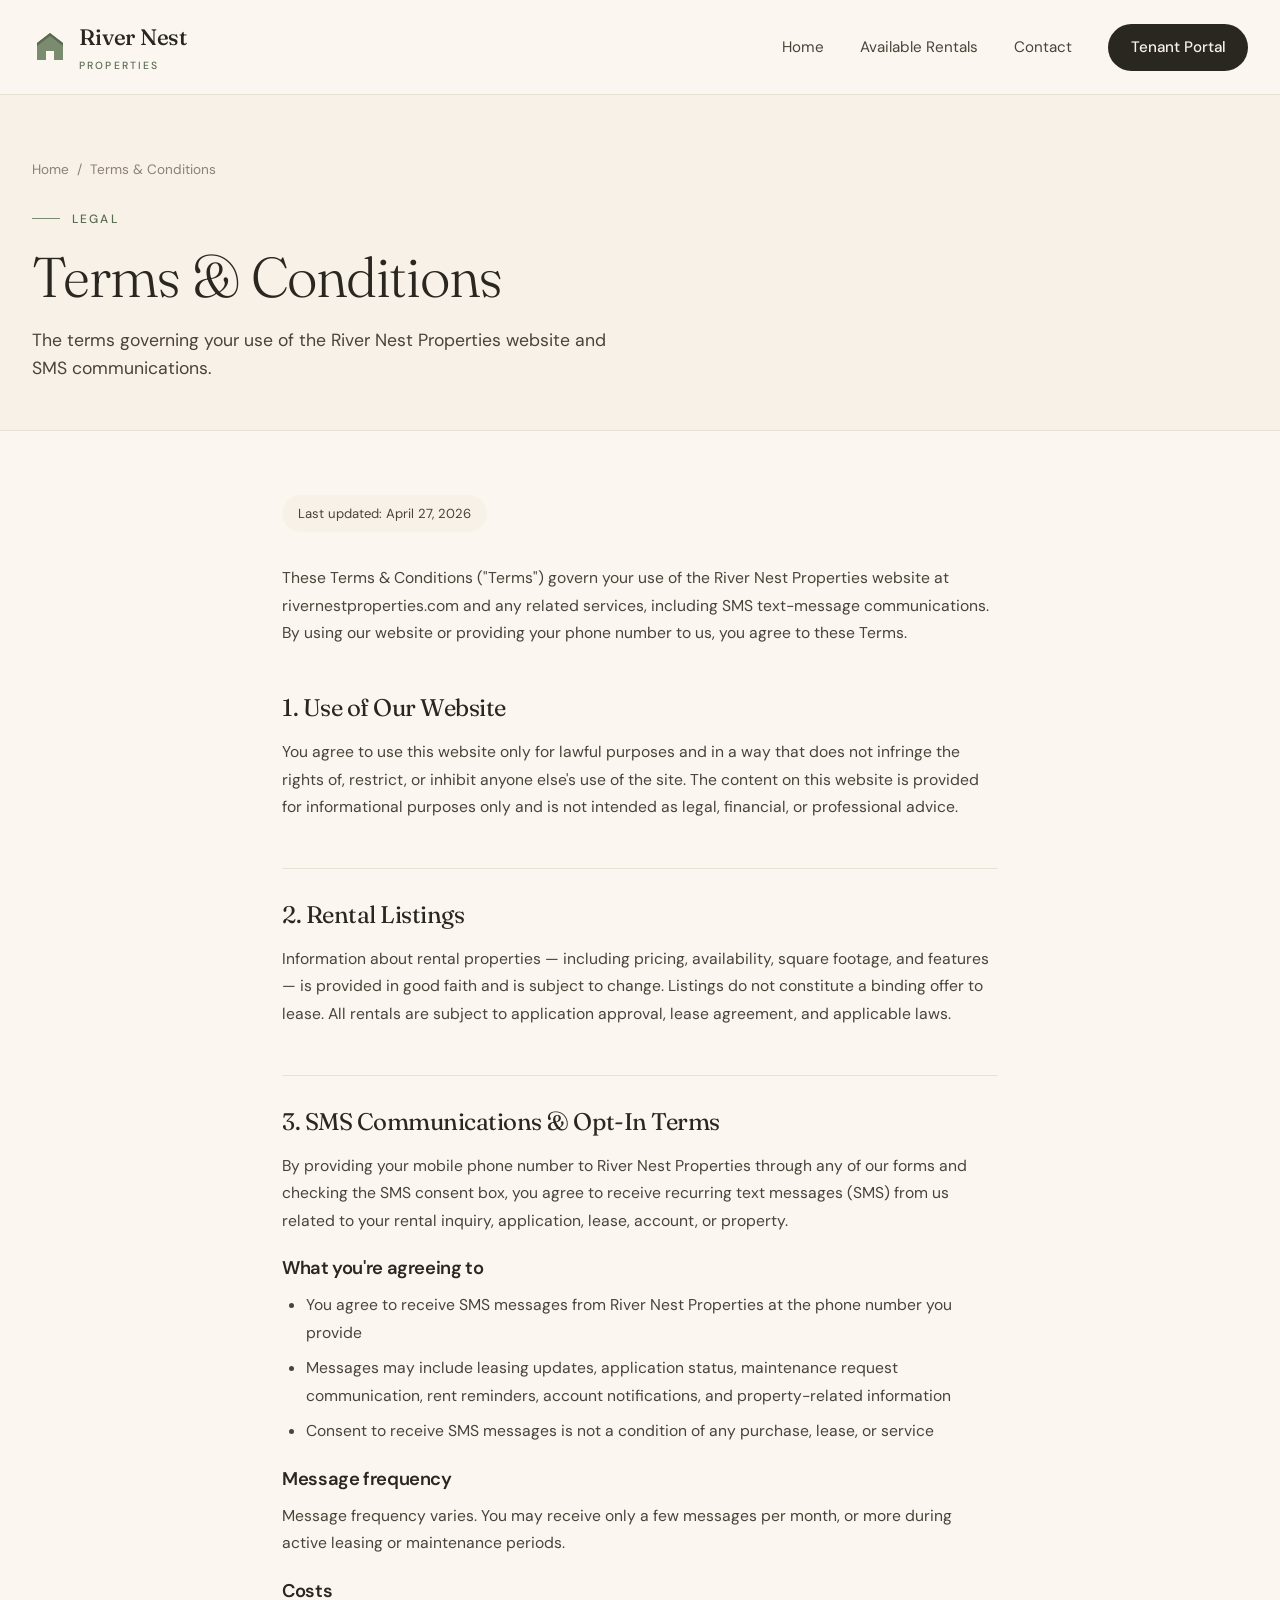
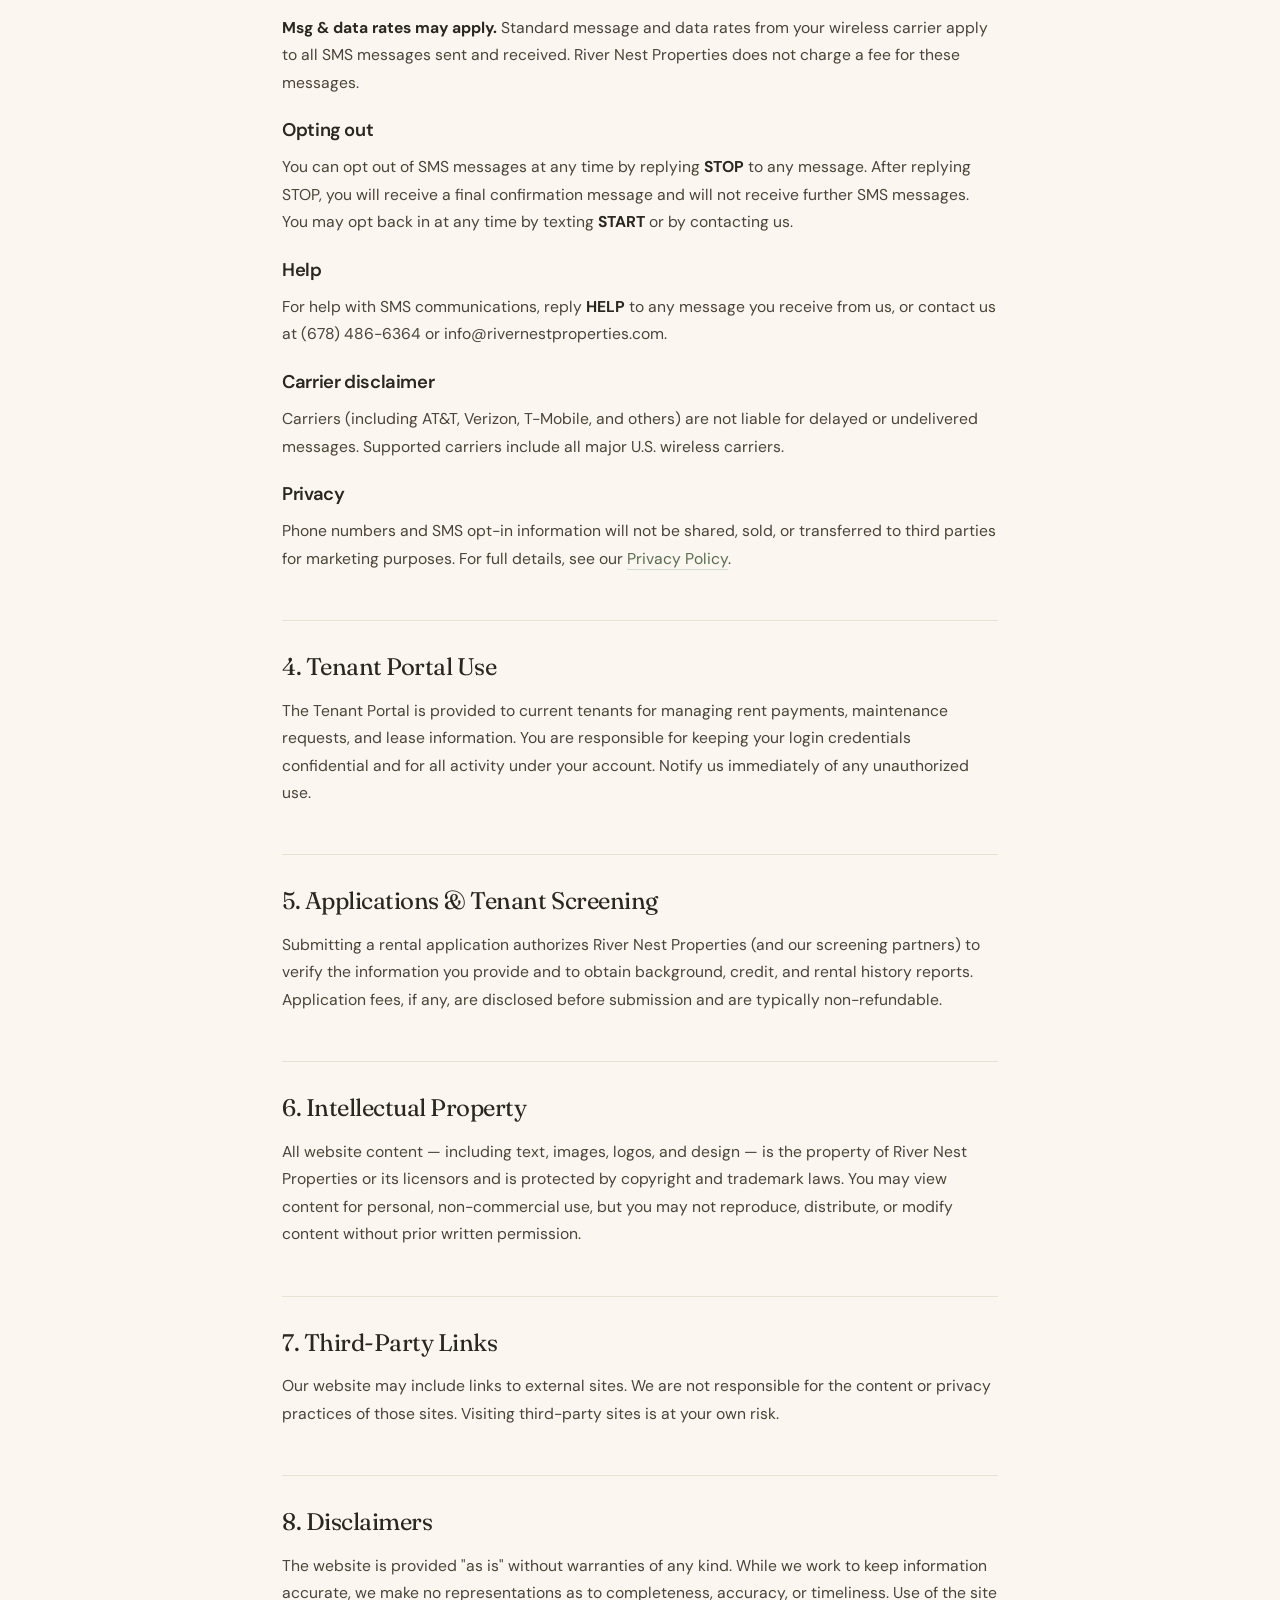
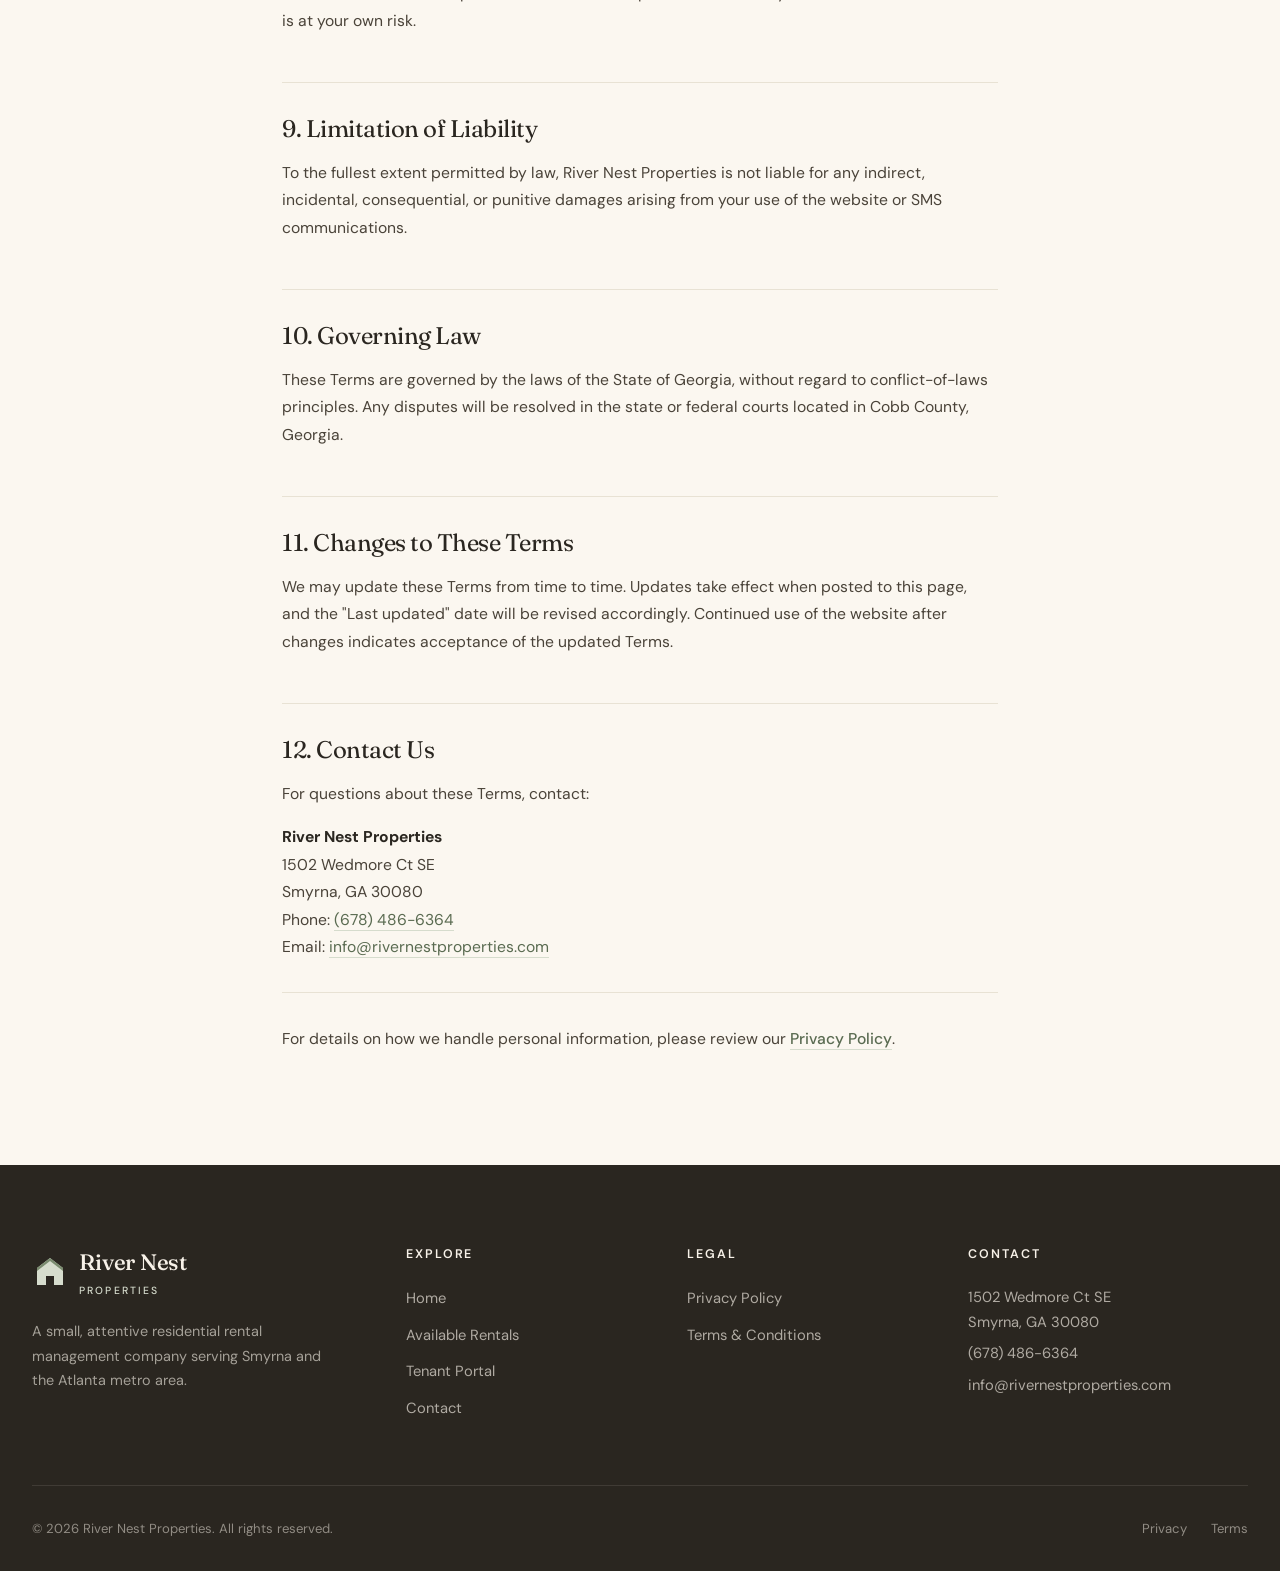
<file: terms.html>
<!DOCTYPE html>
<html lang="en">
<head>
<meta charset="UTF-8" />
<meta name="viewport" content="width=device-width, initial-scale=1.0" />
<meta name="description" content="River Nest Properties Terms & Conditions, including SMS communication terms, opt-in disclosures, and website usage." />
<title>Terms &amp; Conditions — River Nest Properties</title>
<link rel="preconnect" href="https://fonts.googleapis.com">
<link rel="preconnect" href="https://fonts.gstatic.com" crossorigin>
<link rel="stylesheet" href="styles.css">
<link rel="icon" href="data:image/svg+xml,%3Csvg xmlns='http://www.w3.org/2000/svg' viewBox='0 0 36 36'%3E%3Cpath fill='%237a8b6f' d='M18 4 L31 14 L31 31 L22 31 L22 22 L14 22 L14 31 L5 31 L5 14 Z'/%3E%3C/svg%3E">
</head>
<body>

<header class="site-header">
  <div class="header-inner">
    <a href="index.html" class="logo">
      <svg class="logo-mark" viewBox="0 0 36 36" fill="none">
        <path d="M18 4 L31 14 L31 31 L22 31 L22 22 L14 22 L14 31 L5 31 L5 14 Z" fill="#7a8b6f"/>
        <path d="M18 4 L31 14 L31 17 L18 7 L5 17 L5 14 Z" fill="#5a6b51"/>
      </svg>
      <span class="logo-text">River Nest<small>Properties</small></span>
    </a>
    <button class="menu-toggle" aria-label="Toggle menu"><span></span><span></span><span></span></button>
    <nav class="nav">
      <a href="index.html">Home</a>
      <a href="rentals.html">Available Rentals</a>
      <a href="contact.html">Contact</a>
      <a href="portal.html" class="nav-portal">Tenant Portal</a>
    </nav>
  </div>
</header>

<main>

<section class="page-header">
  <div class="container">
    <div class="breadcrumb"><a href="index.html">Home</a> &nbsp;/&nbsp; Terms &amp; Conditions</div>
    <span class="eyebrow">Legal</span>
    <h1>Terms &amp; Conditions</h1>
    <p>The terms governing your use of the River Nest Properties website and SMS communications.</p>
  </div>
</section>

<div class="legal-content">

  <span class="last-updated">Last updated: April 27, 2026</span>

  <p>These Terms &amp; Conditions ("Terms") govern your use of the River Nest Properties website at rivernestproperties.com and any related services, including SMS text-message communications. By using our website or providing your phone number to us, you agree to these Terms.</p>

  <h2>1. Use of Our Website</h2>
  <p>You agree to use this website only for lawful purposes and in a way that does not infringe the rights of, restrict, or inhibit anyone else's use of the site. The content on this website is provided for informational purposes only and is not intended as legal, financial, or professional advice.</p>

  <h2>2. Rental Listings</h2>
  <p>Information about rental properties — including pricing, availability, square footage, and features — is provided in good faith and is subject to change. Listings do not constitute a binding offer to lease. All rentals are subject to application approval, lease agreement, and applicable laws.</p>

  <h2>3. SMS Communications &amp; Opt-In Terms</h2>
  <p>By providing your mobile phone number to River Nest Properties through any of our forms and checking the SMS consent box, you agree to receive recurring text messages (SMS) from us related to your rental inquiry, application, lease, account, or property.</p>

  <h3>What you're agreeing to</h3>
  <ul>
    <li>You agree to receive SMS messages from River Nest Properties at the phone number you provide</li>
    <li>Messages may include leasing updates, application status, maintenance request communication, rent reminders, account notifications, and property-related information</li>
    <li>Consent to receive SMS messages is not a condition of any purchase, lease, or service</li>
  </ul>

  <h3>Message frequency</h3>
  <p>Message frequency varies. You may receive only a few messages per month, or more during active leasing or maintenance periods.</p>

  <h3>Costs</h3>
  <p><strong>Msg &amp; data rates may apply.</strong> Standard message and data rates from your wireless carrier apply to all SMS messages sent and received. River Nest Properties does not charge a fee for these messages.</p>

  <h3>Opting out</h3>
  <p>You can opt out of SMS messages at any time by replying <strong>STOP</strong> to any message. After replying STOP, you will receive a final confirmation message and will not receive further SMS messages. You may opt back in at any time by texting <strong>START</strong> or by contacting us.</p>

  <h3>Help</h3>
  <p>For help with SMS communications, reply <strong>HELP</strong> to any message you receive from us, or contact us at (678) 486-6364 or info@rivernestproperties.com.</p>

  <h3>Carrier disclaimer</h3>
  <p>Carriers (including AT&amp;T, Verizon, T-Mobile, and others) are not liable for delayed or undelivered messages. Supported carriers include all major U.S. wireless carriers.</p>

  <h3>Privacy</h3>
  <p>Phone numbers and SMS opt-in information will not be shared, sold, or transferred to third parties for marketing purposes. For full details, see our <a href="privacy.html" style="color:var(--sage-deep);border-bottom:1px solid var(--sage-soft)">Privacy Policy</a>.</p>

  <h2>4. Tenant Portal Use</h2>
  <p>The Tenant Portal is provided to current tenants for managing rent payments, maintenance requests, and lease information. You are responsible for keeping your login credentials confidential and for all activity under your account. Notify us immediately of any unauthorized use.</p>

  <h2>5. Applications &amp; Tenant Screening</h2>
  <p>Submitting a rental application authorizes River Nest Properties (and our screening partners) to verify the information you provide and to obtain background, credit, and rental history reports. Application fees, if any, are disclosed before submission and are typically non-refundable.</p>

  <h2>6. Intellectual Property</h2>
  <p>All website content — including text, images, logos, and design — is the property of River Nest Properties or its licensors and is protected by copyright and trademark laws. You may view content for personal, non-commercial use, but you may not reproduce, distribute, or modify content without prior written permission.</p>

  <h2>7. Third-Party Links</h2>
  <p>Our website may include links to external sites. We are not responsible for the content or privacy practices of those sites. Visiting third-party sites is at your own risk.</p>

  <h2>8. Disclaimers</h2>
  <p>The website is provided "as is" without warranties of any kind. While we work to keep information accurate, we make no representations as to completeness, accuracy, or timeliness. Use of the site is at your own risk.</p>

  <h2>9. Limitation of Liability</h2>
  <p>To the fullest extent permitted by law, River Nest Properties is not liable for any indirect, incidental, consequential, or punitive damages arising from your use of the website or SMS communications.</p>

  <h2>10. Governing Law</h2>
  <p>These Terms are governed by the laws of the State of Georgia, without regard to conflict-of-laws principles. Any disputes will be resolved in the state or federal courts located in Cobb County, Georgia.</p>

  <h2>11. Changes to These Terms</h2>
  <p>We may update these Terms from time to time. Updates take effect when posted to this page, and the "Last updated" date will be revised accordingly. Continued use of the website after changes indicates acceptance of the updated Terms.</p>

  <h2>12. Contact Us</h2>
  <p>For questions about these Terms, contact:</p>
  <p>
    <strong>River Nest Properties</strong><br>
    1502 Wedmore Ct SE<br>
    Smyrna, GA 30080<br>
    Phone: <a href="tel:+16784866364" style="color:var(--sage-deep);border-bottom:1px solid var(--sage-soft)">(678) 486-6364</a><br>
    Email: <a href="mailto:info@rivernestproperties.com" style="color:var(--sage-deep);border-bottom:1px solid var(--sage-soft)">info@rivernestproperties.com</a>
  </p>

  <p style="margin-top: 2rem; padding-top: 2rem; border-top: 1px solid var(--line);">For details on how we handle personal information, please review our <a href="privacy.html" style="color:var(--sage-deep);border-bottom:1px solid var(--sage-soft);font-weight:500">Privacy Policy</a>.</p>

</div>

</main>

<footer class="site-footer">
  <div class="container">
    <div class="footer-grid">
      <div class="footer-brand">
        <a href="index.html" class="logo">
          <svg class="logo-mark" viewBox="0 0 36 36" fill="none">
            <path d="M18 4 L31 14 L31 31 L22 31 L22 22 L14 22 L14 31 L5 31 L5 14 Z" fill="#d6dccd"/>
            <path d="M18 4 L31 14 L31 17 L18 7 L5 17 L5 14 Z" fill="#7a8b6f"/>
          </svg>
          <span class="logo-text">River Nest<small>Properties</small></span>
        </a>
        <p>A small, attentive residential rental management company serving Smyrna and the Atlanta metro area.</p>
      </div>
      <div class="footer-col">
        <h5>Explore</h5>
        <ul>
          <li><a href="index.html">Home</a></li>
          <li><a href="rentals.html">Available Rentals</a></li>
          <li><a href="portal.html">Tenant Portal</a></li>
          <li><a href="contact.html">Contact</a></li>
        </ul>
      </div>
      <div class="footer-col">
        <h5>Legal</h5>
        <ul>
          <li><a href="privacy.html">Privacy Policy</a></li>
          <li><a href="terms.html">Terms &amp; Conditions</a></li>
        </ul>
      </div>
      <div class="footer-col">
        <h5>Contact</h5>
        <address>
          1502 Wedmore Ct SE<br>
          Smyrna, GA 30080
          <a href="tel:+16784866364">(678) 486-6364</a>
          <a href="mailto:info@rivernestproperties.com">info@rivernestproperties.com</a>
        </address>
      </div>
    </div>
    <div class="footer-bottom">
      <div>© 2026 River Nest Properties. All rights reserved.</div>
      <div class="footer-bottom-links">
        <a href="privacy.html">Privacy</a>
        <a href="terms.html">Terms</a>
      </div>
    </div>
  </div>
</footer>

<script src="script.js"></script>
</body>
</html>
</file>
<file: styles.css>
/* ============================================
   RIVER NEST PROPERTIES — Stylesheet
   Warm residential editorial aesthetic
   ============================================ */

@import url('https://fonts.googleapis.com/css2?family=Fraunces:ital,opsz,wght@0,9..144,300;0,9..144,400;0,9..144,500;0,9..144,600;1,9..144,400&family=DM+Sans:wght@300;400;500;600&display=swap');

:root {
  /* Warm residential palette */
  --cream: #f7f1e8;
  --ivory: #fbf7f0;
  --paper: #fefcf8;
  --warm-white: #ffffff;
  --sage: #7a8b6f;
  --sage-deep: #5a6b51;
  --sage-soft: #d6dccd;
  --clay: #b87a5a;
  --clay-soft: #e8d3c3;
  --terracotta: #c66a4f;
  --ink: #2a2620;
  --ink-soft: #4a4339;
  --stone: #8a8275;
  --stone-light: #d8d2c5;
  --line: #e8e2d4;

  /* Typography */
  --font-display: 'Fraunces', 'Georgia', serif;
  --font-body: 'DM Sans', -apple-system, sans-serif;

  /* Layout */
  --max-width: 1280px;
  --content-width: 1100px;
  --radius-sm: 6px;
  --radius: 12px;
  --radius-lg: 20px;
  --shadow-sm: 0 2px 8px rgba(74, 67, 57, 0.06);
  --shadow: 0 8px 32px rgba(74, 67, 57, 0.08);
  --shadow-lg: 0 24px 60px rgba(74, 67, 57, 0.12);
}

* { box-sizing: border-box; margin: 0; padding: 0; }

html { scroll-behavior: smooth; }

body {
  font-family: var(--font-body);
  font-size: 16px;
  line-height: 1.6;
  color: var(--ink);
  background: var(--ivory);
  -webkit-font-smoothing: antialiased;
  -moz-osx-font-smoothing: grayscale;
}

img { max-width: 100%; display: block; }

a { color: inherit; text-decoration: none; }

button { font-family: inherit; cursor: pointer; border: none; background: none; }

/* ============================================
   TYPOGRAPHY
   ============================================ */
h1, h2, h3, h4 {
  font-family: var(--font-display);
  font-weight: 400;
  line-height: 1.15;
  letter-spacing: -0.02em;
  color: var(--ink);
}

h1 { font-size: clamp(2.5rem, 5.5vw, 4.5rem); font-weight: 300; }
h2 { font-size: clamp(2rem, 4vw, 3rem); font-weight: 400; }
h3 { font-size: clamp(1.4rem, 2.5vw, 1.85rem); font-weight: 500; }
h4 { font-size: 1.15rem; font-weight: 500; }

p { color: var(--ink-soft); }

.eyebrow {
  font-family: var(--font-body);
  font-size: 0.75rem;
  font-weight: 500;
  text-transform: uppercase;
  letter-spacing: 0.18em;
  color: var(--sage-deep);
  margin-bottom: 1rem;
  display: inline-block;
}

.eyebrow::before {
  content: "";
  display: inline-block;
  width: 28px;
  height: 1px;
  background: var(--sage);
  vertical-align: middle;
  margin-right: 12px;
  margin-bottom: 3px;
}

/* ============================================
   LAYOUT
   ============================================ */
.container {
  max-width: var(--max-width);
  margin: 0 auto;
  padding: 0 2rem;
}

.container-narrow {
  max-width: 800px;
  margin: 0 auto;
  padding: 0 2rem;
}

section { padding: 2rem 0; }

/* ============================================
   HEADER
   ============================================ */
.site-header {
  position: sticky;
  top: 0;
  z-index: 100;
  background: rgba(251, 247, 240, 0.85);
  backdrop-filter: blur(16px);
  -webkit-backdrop-filter: blur(16px);
  border-bottom: 1px solid var(--line);
}

.header-inner {
  display: flex;
  align-items: center;
  justify-content: space-between;
  padding: 1.25rem 2rem;
  max-width: var(--max-width);
  margin: 0 auto;
}

.logo {
  display: flex;
  align-items: center;
  gap: 0.7rem;
  font-family: var(--font-display);
  font-size: 1.4rem;
  font-weight: 500;
  letter-spacing: -0.01em;
  color: var(--ink);
}

.logo-mark {
  width: 36px;
  height: 36px;
  flex-shrink: 0;
}

.logo-text small {
  display: block;
  font-family: var(--font-body);
  font-size: 0.65rem;
  font-weight: 500;
  letter-spacing: 0.2em;
  text-transform: uppercase;
  color: var(--sage-deep);
  margin-top: 2px;
}

.nav {
  display: flex;
  align-items: center;
  gap: 2.25rem;
}

.nav a {
  font-size: 0.95rem;
  font-weight: 400;
  color: var(--ink-soft);
  position: relative;
  transition: color 0.2s ease;
}

.nav a:hover { color: var(--ink); }

.nav a.active::after {
  content: "";
  position: absolute;
  bottom: -6px;
  left: 0;
  right: 0;
  height: 2px;
  background: var(--sage);
  border-radius: 2px;
}

.nav-portal {
  background: var(--ink);
  color: var(--cream) !important;
  padding: 0.7rem 1.4rem;
  border-radius: 999px;
  font-weight: 500 !important;
  transition: all 0.25s ease;
}

.nav-portal:hover {
  background: var(--sage-deep);
  transform: translateY(-1px);
}

.menu-toggle {
  display: none;
  width: 44px;
  height: 44px;
  position: relative;
}

.menu-toggle span {
  position: absolute;
  left: 10px;
  right: 10px;
  height: 1.5px;
  background: var(--ink);
  transition: 0.3s ease;
}

.menu-toggle span:nth-child(1) { top: 16px; }
.menu-toggle span:nth-child(2) { top: 22px; }
.menu-toggle span:nth-child(3) { top: 28px; }

/* ============================================
   BUTTONS
   ============================================ */
.btn {
  display: inline-flex;
  align-items: center;
  gap: 0.5rem;
  padding: 0.95rem 1.75rem;
  font-size: 0.95rem;
  font-weight: 500;
  border-radius: 999px;
  transition: all 0.25s ease;
  cursor: pointer;
  font-family: var(--font-body);
}

.btn-primary {
  background: var(--ink);
  color: var(--cream);
}

.btn-primary:hover {
  background: var(--sage-deep);
  transform: translateY(-2px);
  box-shadow: var(--shadow);
}

.btn-secondary {
  background: transparent;
  color: var(--ink);
  border: 1px solid var(--ink);
}

.btn-secondary:hover {
  background: var(--ink);
  color: var(--cream);
  transform: translateY(-2px);
}

.btn-ghost {
  background: transparent;
  color: var(--sage-deep);
  padding: 0.5rem 0;
  border-bottom: 1px solid var(--sage);
  border-radius: 0;
}

.btn-ghost:hover { color: var(--ink); }

.btn .arrow {
  transition: transform 0.25s ease;
}

.btn:hover .arrow { transform: translateX(4px); }

/* ============================================
   HERO
   ============================================ */
.hero {
  padding: 4rem 0 5rem;
  position: relative;
  overflow: hidden;
}

.hero-grid {
  display: grid;
  grid-template-columns: 1.05fr 1fr;
  gap: 4rem;
  align-items: center;
}

.hero-content { position: relative; z-index: 2; }

.hero h1 {
  margin-bottom: 1.5rem;
}

.hero h1 em {
  font-style: italic;
  font-weight: 300;
  color: var(--sage-deep);
}

.hero-sub {
  font-size: 1.15rem;
  color: var(--ink-soft);
  max-width: 460px;
  margin-bottom: 2.5rem;
  line-height: 1.6;
}

.hero-ctas {
  display: flex;
  gap: 1rem;
  flex-wrap: wrap;
}

.hero-image {
  position: relative;
  border-radius: var(--radius-lg);
  overflow: hidden;
  aspect-ratio: 4/5;
  box-shadow: var(--shadow-lg);
}

.hero-image img {
  width: 100%;
  height: 100%;
  object-fit: cover;
}

.hero-badge {
  position: absolute;
  bottom: 1.5rem;
  left: 1.5rem;
  background: rgba(251, 247, 240, 0.95);
  backdrop-filter: blur(10px);
  padding: 1rem 1.25rem;
  border-radius: var(--radius);
  display: flex;
  align-items: center;
  gap: 0.75rem;
  font-size: 0.85rem;
  box-shadow: var(--shadow);
}

.hero-badge-dot {
  width: 8px;
  height: 8px;
  border-radius: 50%;
  background: var(--sage);
  box-shadow: 0 0 0 3px rgba(122, 139, 111, 0.25);
  animation: pulse 2s infinite;
}

@keyframes pulse {
  0%, 100% { box-shadow: 0 0 0 3px rgba(122, 139, 111, 0.25); }
  50% { box-shadow: 0 0 0 6px rgba(122, 139, 111, 0.1); }
}

.hero-stats {
  display: grid;
  grid-template-columns: repeat(3, 1fr);
  gap: 2rem;
  margin-top: 4rem;
  padding-top: 3rem;
  border-top: 1px solid var(--line);
}

.stat-num {
  font-family: var(--font-display);
  font-size: 2.5rem;
  font-weight: 300;
  color: var(--ink);
  line-height: 1;
}

.stat-label {
  font-size: 0.85rem;
  color: var(--stone);
  margin-top: 0.5rem;
  letter-spacing: 0.02em;
}

/* ============================================
   ABOUT / TRUST
   ============================================ */
.about {
  background: var(--cream);
  position: relative;
}

.about-grid {
  display: grid;
  grid-template-columns: 1fr 1.1fr;
  gap: 5rem;
  align-items: center;
}

.about-image {
  border-radius: var(--radius-lg);
  overflow: hidden;
  aspect-ratio: 5/6;
  box-shadow: var(--shadow);
}

.about-image img {
  width: 100%;
  height: 100%;
  object-fit: cover;
}

.about-text h2 { margin-bottom: 1.5rem; }
.about-text p { font-size: 1.05rem; margin-bottom: 1.25rem; }

.values {
  display: grid;
  gap: 1.5rem;
  margin-top: 2.5rem;
}

.value {
  display: flex;
  gap: 1rem;
  align-items: flex-start;
}

.value-icon {
  flex-shrink: 0;
  width: 44px;
  height: 44px;
  background: var(--sage-soft);
  border-radius: 50%;
  display: flex;
  align-items: center;
  justify-content: center;
  color: var(--sage-deep);
}

.value-text h4 { margin-bottom: 0.25rem; font-family: var(--font-body); font-weight: 600; font-size: 1rem; }
.value-text p { font-size: 0.95rem; margin: 0; }

/* ============================================
   SECTION HEADERS
   ============================================ */
.section-head {
  display: flex;
  justify-content: space-between;
  align-items: flex-end;
  margin-bottom: 3.5rem;
  flex-wrap: wrap;
  gap: 2rem;
}

.section-head h2 { max-width: 600px; }

/* ============================================
   LISTINGS GRID
   ============================================ */
.listings-grid {
  display: grid;
  grid-template-columns: repeat(auto-fill, minmax(340px, 1fr));
  gap: 2rem;
}

.listing-card {
  background: var(--paper);
  border-radius: var(--radius);
  overflow: hidden;
  border: 1px solid var(--line);
  transition: all 0.3s ease;
  display: flex;
  flex-direction: column;
}

.listing-card:hover {
  transform: translateY(-4px);
  box-shadow: var(--shadow);
  border-color: var(--sage-soft);
}

.carousel {
  position: relative;
  aspect-ratio: 4/3;
  overflow: hidden;
  background: var(--stone-light);
}

.carousel-track {
  display: flex;
  width: 100%;
  height: 100%;
  transition: transform 0.5s cubic-bezier(0.4, 0, 0.2, 1);
}

.carousel-slide {
  flex: 0 0 100%;
  width: 100%;
  height: 100%;
}

.carousel-slide img {
  width: 100%;
  height: 100%;
  object-fit: cover;
}

.carousel-arrow {
  position: absolute;
  top: 50%;
  transform: translateY(-50%);
  width: 38px;
  height: 38px;
  background: rgba(251, 247, 240, 0.92);
  border-radius: 50%;
  display: flex;
  align-items: center;
  justify-content: center;
  color: var(--ink);
  transition: all 0.2s ease;
  z-index: 2;
  opacity: 0;
}

.listing-card:hover .carousel-arrow { opacity: 1; }
.carousel-arrow:hover { background: var(--cream); transform: translateY(-50%) scale(1.05); }
.carousel-arrow.prev { left: 12px; }
.carousel-arrow.next { right: 12px; }

.carousel-dots {
  position: absolute;
  bottom: 12px;
  left: 50%;
  transform: translateX(-50%);
  display: flex;
  gap: 6px;
  z-index: 2;
}

.carousel-dot {
  width: 6px;
  height: 6px;
  border-radius: 50%;
  background: rgba(255, 255, 255, 0.5);
  transition: all 0.2s ease;
  cursor: pointer;
}

.carousel-dot.active {
  background: var(--cream);
  width: 18px;
  border-radius: 3px;
}

.listing-status {
  position: absolute;
  top: 14px;
  left: 14px;
  background: var(--paper);
  color: var(--sage-deep);
  padding: 0.35rem 0.75rem;
  border-radius: 999px;
  font-size: 0.72rem;
  font-weight: 600;
  letter-spacing: 0.04em;
  text-transform: uppercase;
  z-index: 2;
  box-shadow: var(--shadow-sm);
}

.listing-body {
  padding: 1.5rem;
  display: flex;
  flex-direction: column;
  flex: 1;
}

.listing-price {
  font-family: var(--font-display);
  font-size: 1.75rem;
  font-weight: 500;
  color: var(--ink);
  line-height: 1;
}

.listing-price small {
  font-family: var(--font-body);
  font-size: 0.85rem;
  font-weight: 400;
  color: var(--stone);
}

.listing-address {
  margin-top: 0.5rem;
  font-size: 0.95rem;
  color: var(--ink-soft);
  display: flex;
  align-items: flex-start;
  gap: 0.4rem;
}

.listing-meta {
  display: flex;
  gap: 1.25rem;
  margin: 1rem 0 1.25rem;
  padding: 1rem 0;
  border-top: 1px solid var(--line);
  border-bottom: 1px solid var(--line);
  font-size: 0.85rem;
  color: var(--ink-soft);
}

.listing-meta span {
  display: flex;
  align-items: center;
  gap: 0.35rem;
}

.listing-meta strong {
  font-weight: 600;
  color: var(--ink);
}

.listing-foot {
  display: flex;
  justify-content: space-between;
  align-items: center;
  margin-top: auto;
}

.listing-available {
  font-size: 0.8rem;
  color: var(--stone);
}

.listing-available strong {
  display: block;
  color: var(--sage-deep);
  font-size: 0.9rem;
  margin-top: 2px;
}

.view-details {
  font-size: 0.85rem;
  font-weight: 500;
  color: var(--ink);
  display: inline-flex;
  align-items: center;
  gap: 0.35rem;
  padding: 0.5rem 0.9rem;
  background: var(--cream);
  border-radius: 999px;
  transition: all 0.2s ease;
}

.view-details:hover {
  background: var(--ink);
  color: var(--cream);
}

/* ============================================
   TENANT SERVICES
   ============================================ */
.tenant-container {
  display: grid;
  grid-template-columns: 2fr 1fr;
  align-items: center;
  gap: 5rem;
}

.services {
  background: var(--ink);
  color: var(--cream);
}

.services h2 { color: var(--cream); }
.services .eyebrow { color: var(--sage-soft); }
.services .eyebrow::before { background: var(--sage-soft); }

.services-grid {
  display: grid;
  grid-template-columns: repeat(3, 1fr);
  gap: 1.5rem;
  margin-top: 3rem;
}

.service-card {
  padding: 2rem;
  border: 1px solid rgba(255, 255, 255, 0.08);
  border-radius: var(--radius);
  background: rgba(255, 255, 255, 0.02);
  transition: all 0.3s ease;
}

.service-card:hover {
  background: rgba(255, 255, 255, 0.05);
  border-color: rgba(214, 220, 205, 0.2);
  transform: translateY(-3px);
}

.service-num {
  font-family: var(--font-display);
  font-size: 0.9rem;
  font-weight: 400;
  font-style: italic;
  color: var(--sage-soft);
  margin-bottom: 1.5rem;
}

.service-card h3 {
  color: var(--cream);
  margin-bottom: 0.75rem;
  font-size: 1.4rem;
}

.service-card p {
  color: rgba(247, 241, 232, 0.7);
  font-size: 0.95rem;
}

.services-cta {
  display: flex;
  justify-content: center;
  margin-top: 3.5rem;
}

.services-cta .btn {
  background: var(--cream);
  color: var(--ink);
}

.services-cta .btn:hover {
  background: var(--sage-soft);
  color: var(--ink);
}

/* ============================================
   CONTACT
   ============================================ */
.contact-grid {
  display: grid;
  grid-template-columns: 1fr 1.2fr;
  gap: 4rem;
  align-items: start;
}

.contact-info-card {
  background: var(--cream);
  padding: 2.5rem;
  border-radius: var(--radius);
}

.contact-info-card h3 {
  margin-bottom: 0.5rem;
}

.contact-info-card > p {
  margin-bottom: 2rem;
  font-size: 0.95rem;
}

.contact-method {
  display: flex;
  gap: 1rem;
  padding: 1.25rem 0;
  border-top: 1px solid rgba(74, 67, 57, 0.1);
}

.contact-method:last-child { border-bottom: 1px solid rgba(74, 67, 57, 0.1); }

.contact-icon {
  width: 40px;
  height: 40px;
  flex-shrink: 0;
  background: var(--paper);
  border-radius: 50%;
  display: flex;
  align-items: center;
  justify-content: center;
  color: var(--sage-deep);
}

.contact-method-label {
  font-size: 0.78rem;
  text-transform: uppercase;
  letter-spacing: 0.1em;
  color: var(--stone);
  margin-bottom: 0.25rem;
}

.contact-method-value {
  font-size: 1rem;
  color: var(--ink);
  font-weight: 500;
}

.contact-method-value a:hover { color: var(--sage-deep); }

/* ============================================
   FORMS
   ============================================ */
form { display: grid; gap: 1.25rem; }

.form-row {
  display: grid;
  grid-template-columns: 1fr 1fr;
  gap: 1.25rem;
}

.form-field { display: flex; flex-direction: column; gap: 0.45rem; }

.form-field label {
  font-size: 0.82rem;
  font-weight: 500;
  color: var(--ink-soft);
  letter-spacing: 0.02em;
}

.form-field input,
.form-field textarea,
.form-field select {
  padding: 0.95rem 1rem;
  border: 1px solid var(--line);
  background: var(--paper);
  border-radius: var(--radius-sm);
  font-family: inherit;
  font-size: 0.95rem;
  color: var(--ink);
  transition: all 0.2s ease;
}

.form-field input:focus,
.form-field textarea:focus,
.form-field select:focus {
  outline: none;
  border-color: var(--sage);
  background: var(--warm-white);
  box-shadow: 0 0 0 3px rgba(122, 139, 111, 0.1);
}

.form-field textarea {
  resize: vertical;
  min-height: 130px;
  font-family: inherit;
}

.consent-row {
  display: flex;
  gap: 0.75rem;
  align-items: flex-start;
  padding: 1rem;
  background: var(--cream);
  border-radius: var(--radius-sm);
  border: 1px solid var(--line);
}

.consent-row input[type="checkbox"] {
  margin-top: 4px;
  width: 18px;
  height: 18px;
  accent-color: var(--sage-deep);
  flex-shrink: 0;
  cursor: pointer;
}

.consent-row label {
  font-size: 0.82rem;
  line-height: 1.55;
  color: var(--ink-soft);
  cursor: pointer;
}

.form-submit {
  justify-self: start;
  margin-top: 0.5rem;
}

/* ============================================
   FOOTER
   ============================================ */
.site-footer {
  background: var(--ink);
  color: rgba(247, 241, 232, 0.75);
  padding: 5rem 0 2rem;
}

.footer-grid {
  display: grid;
  grid-template-columns: 1.4fr 1fr 1fr 1.2fr;
  gap: 3rem;
  margin-bottom: 4rem;
}

.footer-brand .logo { color: var(--cream); margin-bottom: 1.25rem; }
.footer-brand .logo-text small { color: var(--sage-soft); }

.footer-brand p {
  font-size: 0.9rem;
  color: rgba(247, 241, 232, 0.6);
  max-width: 300px;
  line-height: 1.7;
}

.footer-col h5 {
  font-family: var(--font-body);
  font-size: 0.78rem;
  font-weight: 600;
  text-transform: uppercase;
  letter-spacing: 0.15em;
  color: var(--cream);
  margin-bottom: 1.25rem;
}

.footer-col ul { list-style: none; display: grid; gap: 0.7rem; }

.footer-col a {
  font-size: 0.92rem;
  color: rgba(247, 241, 232, 0.65);
  transition: color 0.2s ease;
}

.footer-col a:hover { color: var(--cream); }

.footer-col address {
  font-style: normal;
  font-size: 0.92rem;
  line-height: 1.7;
  color: rgba(247, 241, 232, 0.65);
}

.footer-col address a { display: block; margin-top: 0.4rem; }

.footer-bottom {
  border-top: 1px solid rgba(247, 241, 232, 0.1);
  padding-top: 2rem;
  display: flex;
  justify-content: space-between;
  flex-wrap: wrap;
  gap: 1rem;
  font-size: 0.82rem;
  color: rgba(247, 241, 232, 0.5);
}

.footer-bottom-links { display: flex; gap: 1.5rem; }

/* ============================================
   PAGE HEADERS (subpages)
   ============================================ */
.page-header {
  padding: 4rem 0 3rem;
  background: var(--cream);
  border-bottom: 1px solid var(--line);
}

.page-header h1 {
  font-size: clamp(2.25rem, 4.5vw, 3.5rem);
  margin-bottom: 1rem;
}

.page-header p {
  font-size: 1.1rem;
  max-width: 600px;
}

.breadcrumb {
  font-size: 0.85rem;
  color: var(--stone);
  margin-bottom: 1.5rem;
}

.breadcrumb a:hover { color: var(--sage-deep); }

/* ============================================
   FILTER BAR (Rentals page)
   ============================================ */
.filter-bar {
  display: flex;
  flex-wrap: wrap;
  gap: 1rem;
  padding: 1.5rem 0 2rem;
  align-items: center;
  border-bottom: 1px solid var(--line);
  margin-bottom: 3rem;
}

.filter-count {
  font-size: 0.95rem;
  color: var(--ink-soft);
  margin-right: auto;
}

.filter-count strong {
  color: var(--ink);
  font-weight: 600;
}

.filter-chip {
  padding: 0.55rem 1.1rem;
  border: 1px solid var(--line);
  border-radius: 999px;
  font-size: 0.85rem;
  color: var(--ink-soft);
  background: var(--paper);
  cursor: pointer;
  transition: all 0.2s ease;
}

.filter-chip:hover { border-color: var(--sage); color: var(--ink); }

.filter-chip.active {
  background: var(--ink);
  color: var(--cream);
  border-color: var(--ink);
}

/* ============================================
   PORTAL PAGE
   ============================================ */
.portal-hero {
  display: grid;
  grid-template-columns: 1fr 1fr;
  gap: 4rem;
  align-items: top;
  padding: 2rem 0;
}

.portal-card {
  background: var(--paper);
  padding: 3rem;
  border-radius: var(--radius-lg);
  border: 1px solid var(--line);
  box-shadow: var(--shadow);
}

.portal-card h3 { margin-bottom: 1rem; }
.portal-card p { margin-bottom: 2rem; }

.portal-features {
  display: grid;
  gap: 1rem;
  margin-bottom: 2rem;
}

.portal-feature {
  display: flex;
  align-items: center;
  gap: 0.85rem;
  padding: 0.9rem 1.1rem;
  background: var(--cream);
  border-radius: var(--radius-sm);
}

.portal-feature-check {
  color: var(--sage-deep);
  flex-shrink: 0;
}

.portal-feature-text {
  font-size: 0.95rem;
  color: var(--ink);
}

.portal-feature-text strong { display: block; font-weight: 600; }
.portal-feature-text small { font-size: 0.82rem; color: var(--stone); }

.portal-help {
  text-align: center;
  margin-top: 1.5rem;
  font-size: 0.88rem;
  color: var(--stone);
}

.portal-help a { color: var(--sage-deep); border-bottom: 1px solid var(--sage-soft); }

/* ============================================
   POLICY / LEGAL PAGES
   ============================================ */
.legal-content {
  max-width: 780px;
  margin: 0 auto;
  padding: 4rem 2rem 6rem;
}

.legal-content h2 {
  font-size: 1.5rem;
  margin: 3rem 0 1rem;
  padding-top: 2rem;
  border-top: 1px solid var(--line);
}

.legal-content h2:first-of-type { border-top: none; padding-top: 0; }

.legal-content h3 {
  font-size: 1.15rem;
  font-family: var(--font-body);
  font-weight: 600;
  margin: 1.5rem 0 0.75rem;
}

.legal-content p,
.legal-content li {
  font-size: 0.98rem;
  line-height: 1.75;
  color: var(--ink-soft);
  margin-bottom: 1rem;
}

.legal-content ul {
  padding-left: 1.5rem;
  margin-bottom: 1rem;
}

.legal-content li { margin-bottom: 0.5rem; }

.legal-content strong { color: var(--ink); }

.last-updated {
  display: inline-block;
  padding: 0.5rem 1rem;
  background: var(--cream);
  border-radius: 999px;
  font-size: 0.82rem;
  color: var(--ink-soft);
  margin-bottom: 2rem;
}

.sample-msg {
  background: var(--cream);
  border-left: 3px solid var(--sage);
  padding: 1rem 1.25rem;
  margin: 0.75rem 0;
  border-radius: 0 var(--radius-sm) var(--radius-sm) 0;
  font-family: var(--font-body);
  font-size: 0.92rem;
  color: var(--ink);
  font-style: italic;
}

/* ============================================
   RESPONSIVE
   ============================================ */
@media (max-width: 968px) {
  section { padding: 4rem 0; }

  .hero { padding: 2rem 0 3rem; }
  .hero-grid { grid-template-columns: 1fr; gap: 2.5rem; }
  .hero-image { aspect-ratio: 5/4; max-height: 480px; }
  .hero-stats { gap: 1rem; margin-top: 3rem; padding-top: 2rem; }
  .stat-num { font-size: 1.85rem; }

  .about-grid { grid-template-columns: 1fr; gap: 2.5rem; }
  .about-image { aspect-ratio: 4/3; }

  .services-grid { grid-template-columns: 1fr; gap: 1rem; }

  .contact-grid { grid-template-columns: 1fr; gap: 2rem; }

  .portal-hero { grid-template-columns: 1fr; gap: 2.5rem; padding: 3rem 0; }
  .portal-card { padding: 2rem; }

  .footer-grid {
    grid-template-columns: 1fr 1fr;
    gap: 2.5rem;
    margin-bottom: 3rem;
  }

  .footer-brand { grid-column: 1 / -1; }
}

@media (max-width: 640px) {
  .container, .container-narrow { padding: 0 1.25rem; }

  .header-inner { padding: 1rem 1.25rem; }

  .nav {
    display: none;
    position: fixed;
    top: 70px;
    left: 0;
    right: 0;
    bottom: 0;
    flex-direction: column;
    align-items: stretch;
    justify-content: flex-start;
    background: var(--ivory);
    padding: 2rem 1.5rem;
    gap: 1.5rem;
    border-top: 1px solid var(--line);
  }

  .nav.open { display: flex; }
  .nav a { font-size: 1.1rem; }
  .nav-portal { text-align: center; }

  .menu-toggle { display: block; }

  .hero-stats { grid-template-columns: 1fr 1fr; }
  .hero-stats > :last-child { grid-column: 1 / -1; }

  .form-row { grid-template-columns: 1fr; }

  .footer-grid { grid-template-columns: 1fr; gap: 2rem; }

  .footer-bottom { flex-direction: column; align-items: flex-start; }

  .listings-grid { grid-template-columns: 1fr; }

  .section-head { flex-direction: column; align-items: flex-start; }
}

/* ============================================
   UTILITY
   ============================================ */
.text-center { text-align: center; }
.mb-2 { margin-bottom: 2rem; }
.sr-only {
  position: absolute;
  width: 1px; height: 1px;
  padding: 0; margin: -1px;
  overflow: hidden; clip: rect(0,0,0,0);
  white-space: nowrap; border: 0;
}
</file>
